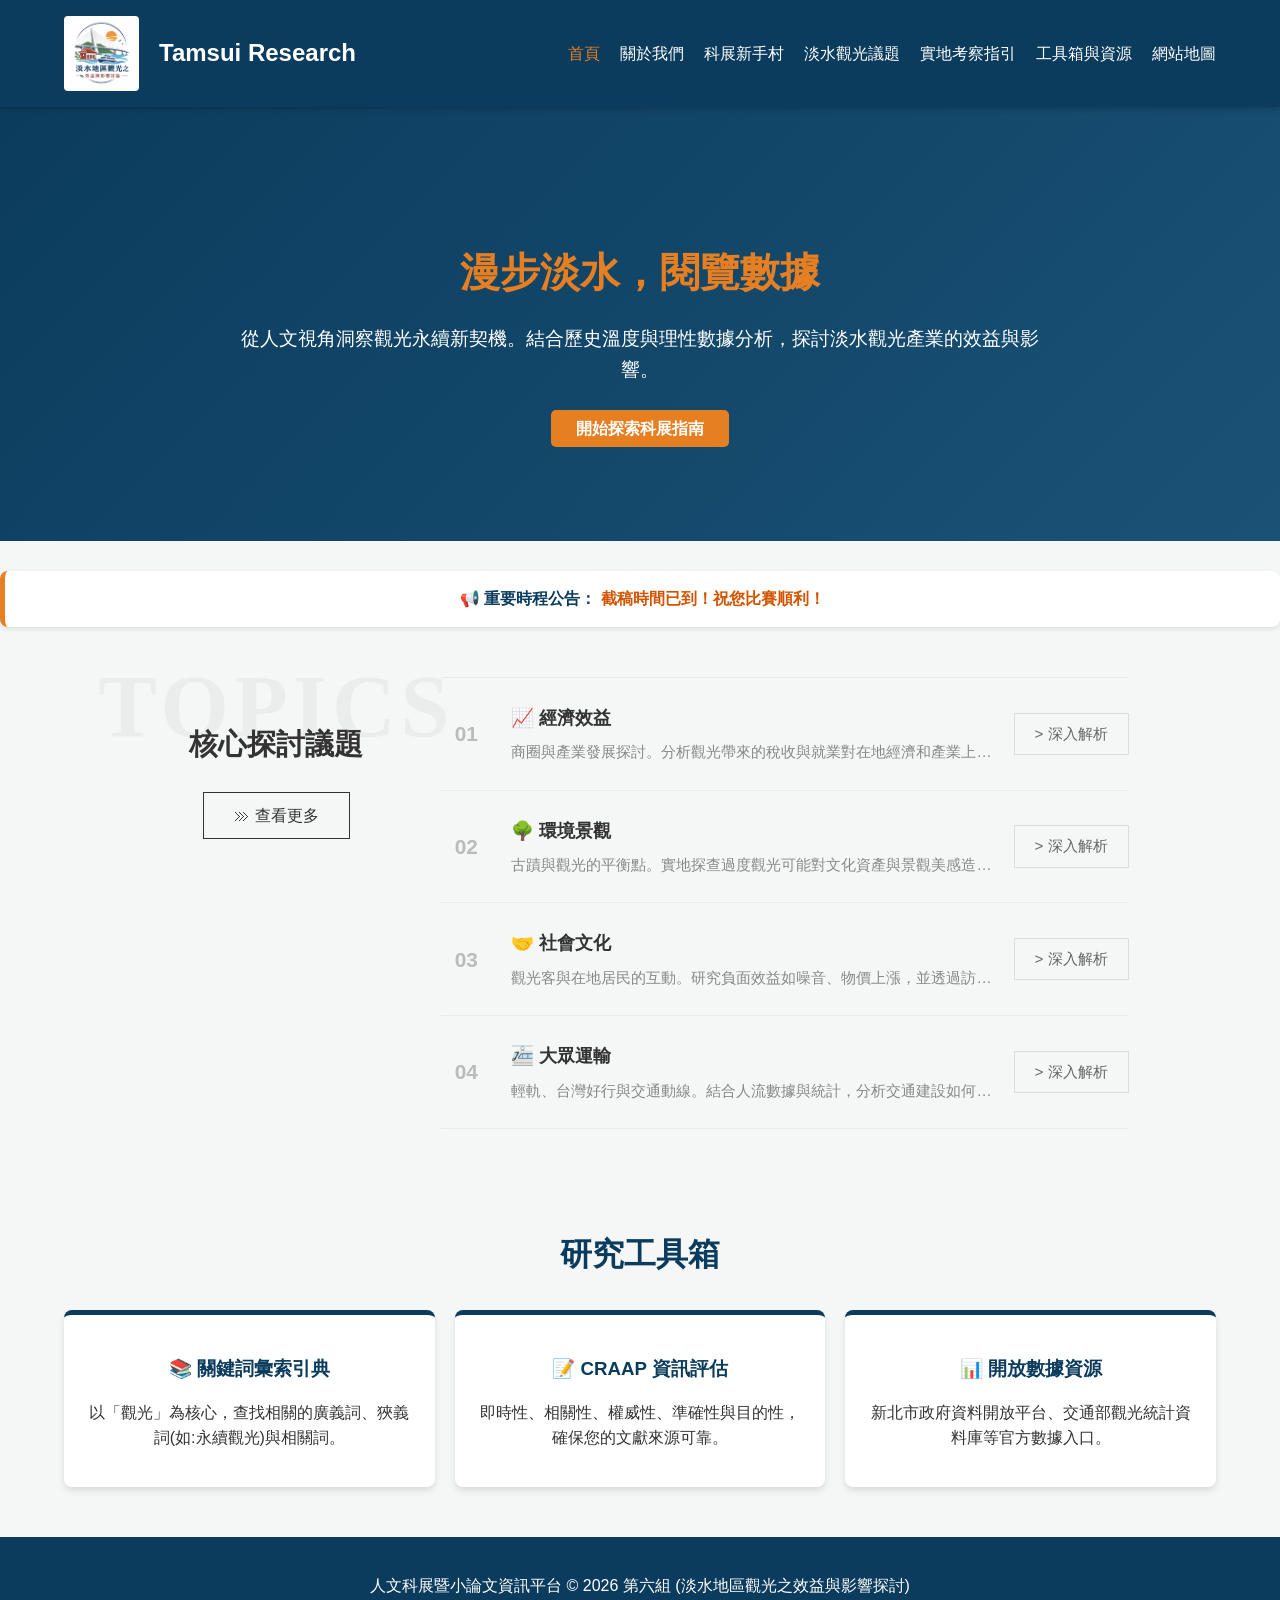
<file: index.html>
<!DOCTYPE html>
<html lang="zh-TW">
<head>
    <meta charset="UTF-8">
    <meta name="viewport" content="width=device-width, initial-scale=1.0">
    <title>人文科展暨小論文資訊平台 - 淡水地區觀光探討</title>
    <link rel="stylesheet" href="CSS/style.css">
</head>
<body>

    <header>
        <div class="logo">
        <a href="index.html">
            <img src="images/logo.jpg" alt="Tamsui Research Logo">
             Tamsui Research
        </a>
        </div>
        <nav>
            <ul>
                <li><a href="index.html" style="color: var(--twilight-orange);">首頁</a></li>
                <li><a href="about.html">關於我們</a></li>
                <li><a href="science-fair.html">科展新手村</a></li>
                <li><a href="tamsui-topic.html">淡水觀光議題</a></li>
                <li><a href="field-research.html">實地考察指引</a></li>
                <li><a href="resources.html">工具箱與資源</a></li>
                <li><a href="sitemap.html">網站地圖</a></li>
            </ul>
        </nav>
    </header>

    <section id="home" class="hero">
        <h1>漫步淡水，閱覽數據</h1>
        <p>從人文視角洞察觀光永續新契機。結合歷史溫度與理性數據分析，探討淡水觀光產業的效益與影響。</p>
        <a href="science-fair.html" class="btn">開始探索科展指南</a>
    </section>
    <div style="text-align: center; margin-top: 30px; background: #fff; padding: 15px; border-radius: 8px; box-shadow: 0 2px 5px rgba(0,0,0,0.1); border-left: 5px solid var(--twilight-orange);">
    <strong style="color: var(--harbor-blue);">📢 重要時程公告：</strong>
    <span id="countdown-timer" style="font-weight: bold; color: #d35400;">載入倒數計時中...</span>
</div>
   <section class="news-list-container">
        <div class="news-left">
            <div class="bg-text">TOPICS</div>
            <h2 class="news-title">核心探討議題</h2>
            <a href="tamsui-topic.html" class="news-more-btn">⋙ 查看更多</a>
        </div>

        <div class="news-right">
            <div class="news-item">
                <div class="news-meta">01</div>
                <div class="news-content">
                    <h3>📈 經濟效益</h3>
                    <p>商圈與產業發展探討。分析觀光帶來的稅收與就業對在地經濟和產業上的影響。</p>
                </div>
                <a href="tamsui-topic.html" class="news-btn">&gt; 深入解析</a>
            </div>
            
            <div class="news-item">
                <div class="news-meta">02</div>
                <div class="news-content">
                    <h3>🌳 環境景觀</h3>
                    <p>古蹟與觀光的平衡點。實地探查過度觀光可能對文化資產與景觀美感造成的損害。</p>
                </div>
                <a href="tamsui-topic.html" class="news-btn">&gt; 深入解析</a>
            </div>

            <div class="news-item">
                <div class="news-meta">03</div>
                <div class="news-content">
                    <h3>🤝 社會文化</h3>
                    <p>觀光客與在地居民的互動。研究負面效益如噪音、物價上漲，並透過訪談了解居民感受。</p>
                </div>
                <a href="tamsui-topic.html" class="news-btn">&gt; 深入解析</a>
            </div>

            <div class="news-item">
                <div class="news-meta">04</div>
                <div class="news-content">
                    <h3>🚈 大眾運輸</h3>
                    <p>輕軌、台灣好行與交通動線。結合人流數據與統計，分析交通建設如何改變觀光客足跡。</p>
                </div>
                <a href="tamsui-topic.html" class="news-btn">&gt; 深入解析</a>
            </div>
        </div>
    </section>

    <h2 class="section-title">研究工具箱</h2>
    <section class="topics" style="justify-content: center;">
        <div class="topic-card" style="border-top-color: var(--harbor-blue); text-align: center;">
            <h3>📚 關鍵詞彙索引典</h3>
            <p>以「觀光」為核心，查找相關的廣義詞、狹義詞(如:永續觀光)與相關詞。</p>
        </div>
        <div class="topic-card" style="border-top-color: var(--harbor-blue); text-align: center;">
            <h3>📝 CRAAP 資訊評估</h3>
            <p>即時性、相關性、權威性、準確性與目的性，確保您的文獻來源可靠。</p>
        </div>
        <div class="topic-card" style="border-top-color: var(--harbor-blue); text-align: center;">
            <h3>📊 開放數據資源</h3>
            <p>新北市政府資料開放平台、交通部觀光統計資料庫等官方數據入口。</p>
        </div>
    </section>

    <footer class="site-footer">
        <p>人文科展暨小論文資訊平台 © 2026 第六組 (淡水地區觀光之效益與影響探討)</p>
        <p style="font-size: 0.8rem; margin-top: 10px; opacity: 0.8;"></p>
    </footer>
    <script src="js/main.js"></script>
</body>
</html>
</file>
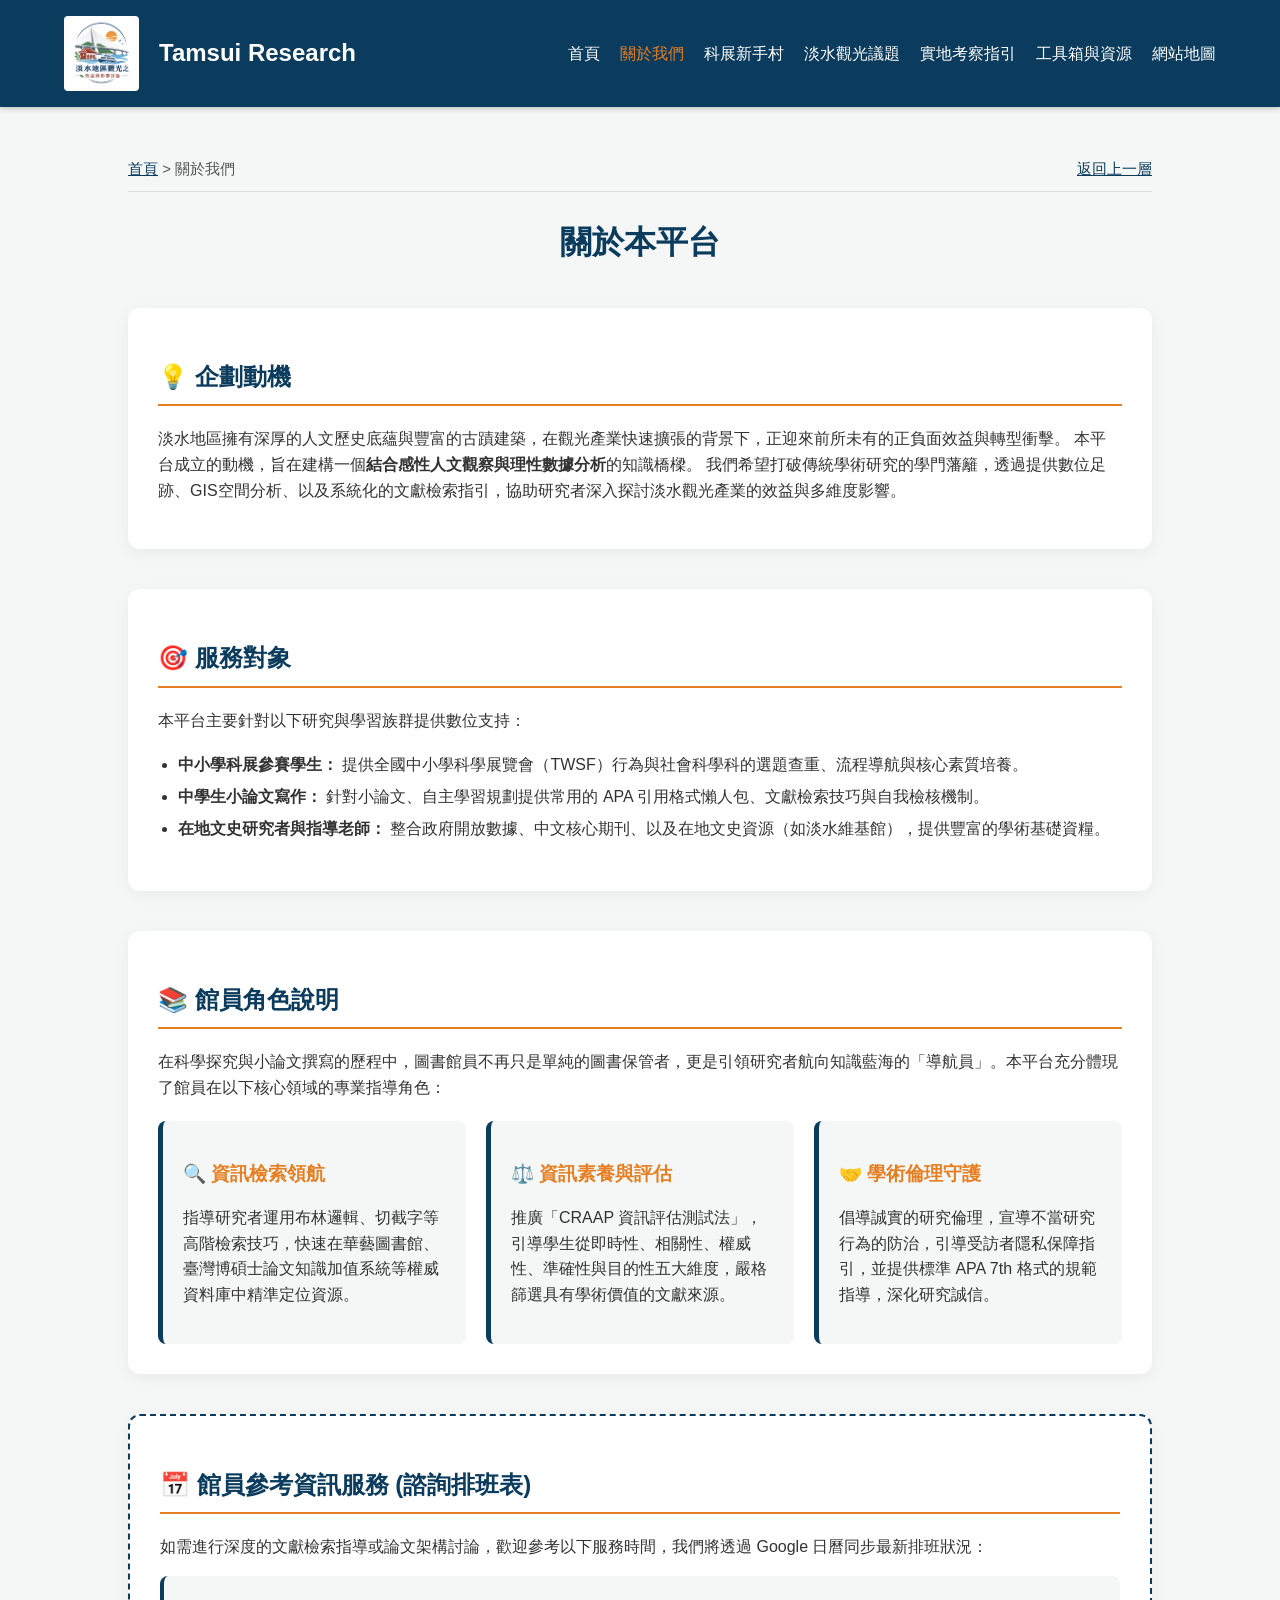
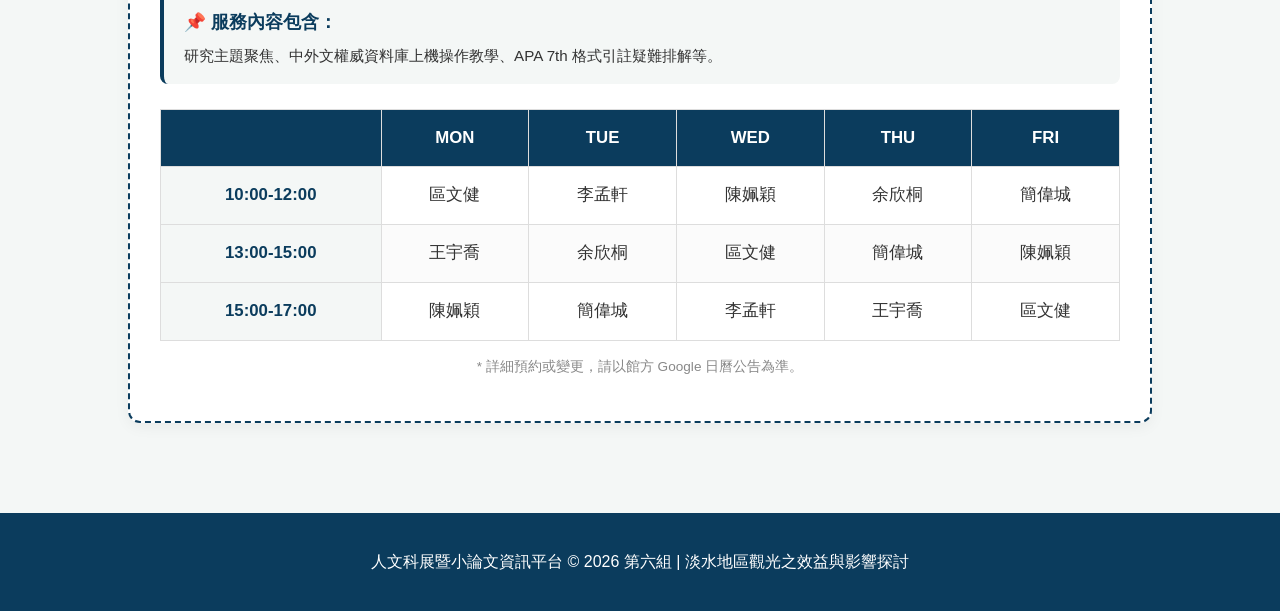
<file: about.html>
<!DOCTYPE html>
<html lang="zh-TW">
<head>
    <meta charset="UTF-8">
    <meta name="viewport" content="width=device-width, initial-scale=1.0">
    <title>關於我們 - 人文科展暨小論文資訊平台</title>
    <link rel="stylesheet" href="CSS/style.css">
  
</head>
<body>

    <header>
        <div class="logo">
            <a href="index.html">
                <img src="images/logo.jpg" alt="Tamsui Research Logo">
                Tamsui Research
            </a>
        </div>
        <nav>
            <ul>
                <li><a href="index.html">首頁</a></li>
                <li><a href="about.html" style="color: var(--twilight-orange);">關於我們</a></li>
                <li><a href="science-fair.html">科展新手村</a></li>
                <li><a href="tamsui-topic.html">淡水觀光議題</a></li>
                <li><a href="field-research.html">實地考察指引</a></li>
                <li><a href="resources.html">工具箱與資源</a></li>
                <li><a href="sitemap.html">網站地圖</a></li>
            </ul>
        </nav>
    </header>

    <main style="padding: 50px 10%; background-color: var(--bg-light);">
        
        <div class="breadcrumb-nav">
            <div>
                <a href="index.html">首頁</a> > 關於我們
            </div>
            <div>
                <a href="javascript:history.back()">返回上一層</a>
            </div>
        </div>

        <h1 style="color: var(--harbor-blue); text-align: center; margin-bottom: 40px;">關於本平台</h1>

        <section class="about-section">
            <h2>💡 企劃動機</h2>
            <p>
                淡水地區擁有深厚的人文歷史底蘊與豐富的古蹟建築，在觀光產業快速擴張的背景下，正迎來前所未有的正負面效益與轉型衝擊。
                本平台成立的動機，旨在建構一個<b>結合感性人文觀察與理性數據分析</b>的知識橋樑。
                我們希望打破傳統學術研究的學門藩籬，透過提供數位足跡、GIS空間分析、以及系統化的文獻檢索指引，協助研究者深入探討淡水觀光產業的效益與多維度影響。
            </p>
        </section>

        <section class="about-section">
            <h2>🎯 服務對象</h2>
            <p>本平台主要針對以下研究與學習族群提供數位支持：</p>
            <ul style="padding-left: 20px; line-height: 2; margin-top: 10px;">
                <li><b>中小學科展參賽學生：</b> 提供全國中小學科學展覽會（TWSF）行為與社會科學科的選題查重、流程導航與核心素質培養。</li>
                <li><b>中學生小論文寫作：</b> 針對小論文、自主學習規劃提供常用的 APA 引用格式懶人包、文獻檢索技巧與自我檢核機制。</li>
                <li><b>在地文史研究者與指導老師：</b> 整合政府開放數據、中文核心期刊、以及在地文史資源（如淡水維基館），提供豐富的學術基礎資糧。</li>
            </ul>
        </section>

        <section class="about-section">
            <h2>📚 館員角色說明</h2>
            <p>在科學探究與小論文撰寫的歷程中，圖書館員不再只是單純的圖書保管者，更是引領研究者航向知識藍海的「導航員」。本平台充分體現了館員在以下核心領域的專業指導角色：</p>
            
            <div class="role-grid">
                <div class="role-card">
                    <h3>🔍 資訊檢索領航</h3>
                    <p>指導研究者運用布林邏輯、切截字等高階檢索技巧，快速在華藝圖書館、臺灣博碩士論文知識加值系統等權威資料庫中精準定位資源。</p>
                </div>
                <div class="role-card">
                    <h3>⚖️ 資訊素養與評估</h3>
                    <p>推廣「CRAAP 資訊評估測試法」，引導學生從即時性、相關性、權威性、準確性與目的性五大維度，嚴格篩選具有學術價值的文獻來源。</p>
                </div>
                <div class="role-card">
                    <h3>🤝 學術倫理守護</h3>
                    <p>倡導誠實的研究倫理，宣導不當研究行為的防治，引導受訪者隱私保障指引，並提供標準 APA 7th 格式的規範指導，深化研究誠信。</p>
                </div>
            </div>
        </section>

        <section class="about-section" style="margin-top: 40px; border: 2px dashed var(--harbor-blue);">
            <h2>📅 館員參考資訊服務 (諮詢排班表)</h2>
            <p>如需進行深度的文獻檢索指導或論文架構討論，歡迎參考以下服務時間，我們將透過 Google 日曆同步最新排班狀況：</p>
            
            <div style="background: var(--bg-light); padding: 15px 20px; border-radius: 8px; border-left: 4px solid var(--harbor-blue); margin-bottom: 25px;">
                <h3 style="color: var(--harbor-blue); margin-bottom: 8px; font-size: 1.1rem;">📌 服務內容包含：</h3>
                <p style="margin: 0; color: var(--text-dark); font-size: 0.95rem;">研究主題聚焦、中外文權威資料庫上機操作教學、APA 7th 格式引註疑難排解等。</p>
            </div>

            <div style="overflow-x: auto;">
                <table style="width: 100%; border-collapse: collapse; text-align: center; font-size: 1.05rem; background-color: #ffffff; color: var(--text-dark);">
                    <tr style="background: var(--harbor-blue); color: var(--text-light);">
                        <th style="padding: 15px; border: 1px solid #dddddd;"></th>
                        <th style="padding: 15px; border: 1px solid #dddddd; font-weight: bold;">MON</th>
                        <th style="padding: 15px; border: 1px solid #dddddd; font-weight: bold;">TUE</th>
                        <th style="padding: 15px; border: 1px solid #dddddd; font-weight: bold;">WED</th>
                        <th style="padding: 15px; border: 1px solid #dddddd; font-weight: bold;">THU</th>
                        <th style="padding: 15px; border: 1px solid #dddddd; font-weight: bold;">FRI</th>
                    </tr>
                    <tr>
                        <td style="padding: 15px; border: 1px solid #dddddd; font-weight: bold; background: var(--bg-light); color: var(--harbor-blue);">10:00-12:00</td>
                        <td style="padding: 15px; border: 1px solid #dddddd;">區文健</td>
                        <td style="padding: 15px; border: 1px solid #dddddd;">李孟軒</td>
                        <td style="padding: 15px; border: 1px solid #dddddd;">陳姵穎</td>
                        <td style="padding: 15px; border: 1px solid #dddddd;">余欣桐</td>
                        <td style="padding: 15px; border: 1px solid #dddddd;">簡偉城</td>
                    </tr>
                    <tr style="background: #fbfbfb;">
                        <td style="padding: 15px; border: 1px solid #dddddd; font-weight: bold; background: var(--bg-light); color: var(--harbor-blue);">13:00-15:00</td>
                        <td style="padding: 15px; border: 1px solid #dddddd;">王宇喬</td>
                        <td style="padding: 15px; border: 1px solid #dddddd;">余欣桐</td>
                        <td style="padding: 15px; border: 1px solid #dddddd;">區文健</td>
                        <td style="padding: 15px; border: 1px solid #dddddd;">簡偉城</td>
                        <td style="padding: 15px; border: 1px solid #dddddd;">陳姵穎</td>
                    </tr>
                    <tr>
                        <td style="padding: 15px; border: 1px solid #dddddd; font-weight: bold; background: var(--bg-light); color: var(--harbor-blue);">15:00-17:00</td>
                        <td style="padding: 15px; border: 1px solid #dddddd;">陳姵穎</td>
                        <td style="padding: 15px; border: 1px solid #dddddd;">簡偉城</td>
                        <td style="padding: 15px; border: 1px solid #dddddd;">李孟軒</td>
                        <td style="padding: 15px; border: 1px solid #dddddd;">王宇喬</td>
                        <td style="padding: 15px; border: 1px solid #dddddd;">區文健</td>
                    </tr>
                </table>
                <p style="text-align: center; font-size: 0.85rem; color: #888; margin-top: 15px;">* 詳細預約或變更，請以館方 Google 日曆公告為準。</p>
            </div>
        </section>
    </main>

    <footer class="site-footer">
        <p>人文科展暨小論文資訊平台 © 2026 第六組 | 淡水地區觀光之效益與影響探討</p>
    </footer>

    <script src="js/main.js"></script>
</body>
</html>
</file>
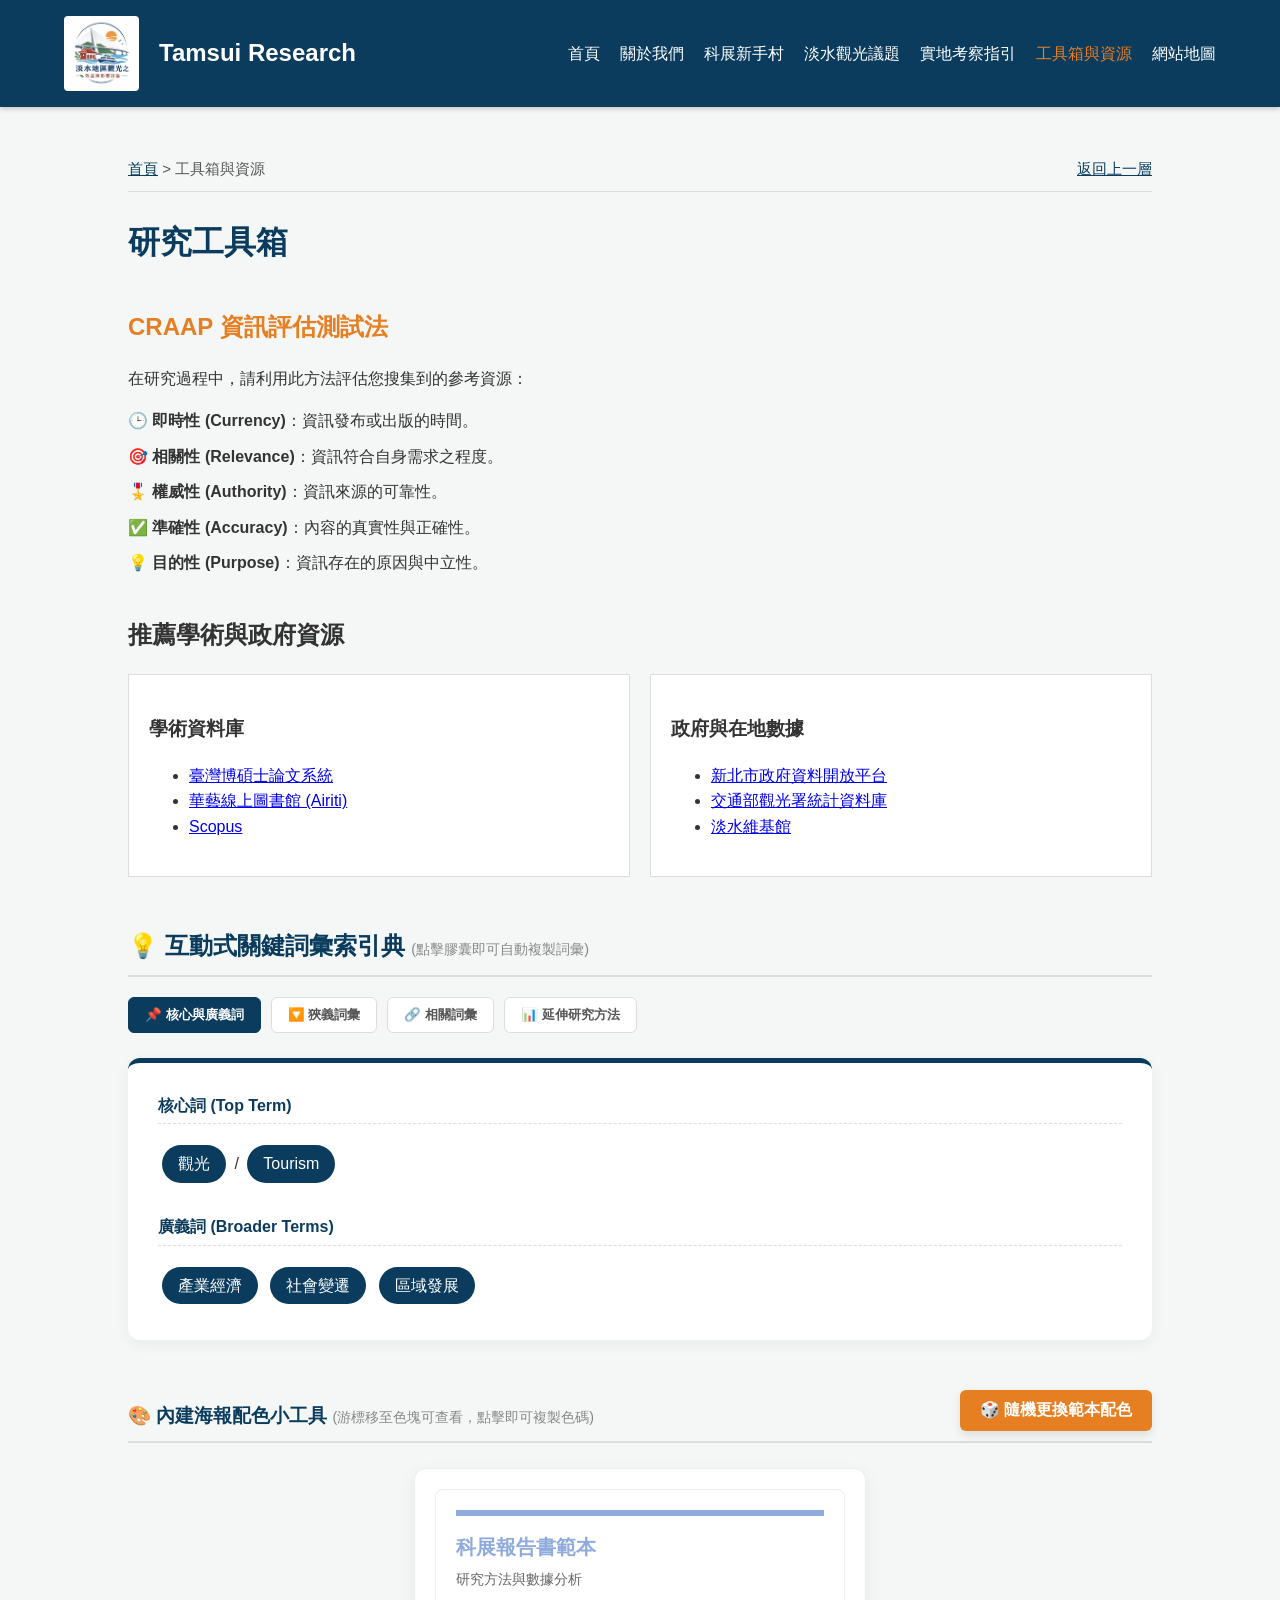
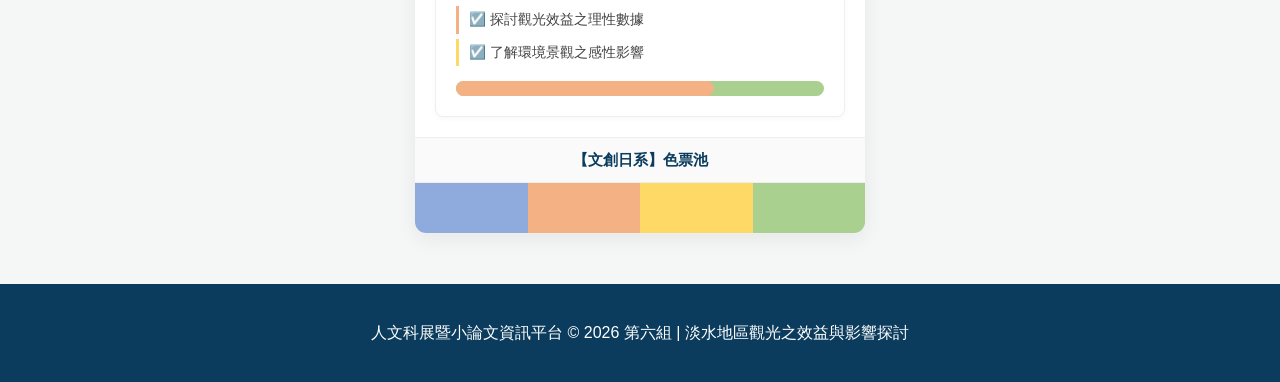
<file: resources.html>
<!DOCTYPE html>
<html lang="zh-TW">
<head>
    <meta charset="UTF-8">
    <title>工具箱與資源 - 人文科展暨小論文資訊平台</title>
    <link rel="stylesheet" href="CSS/style.css">
    <style>
    .keyword-tag { display: inline-block; background: var(--harbor-blue); color: white; padding: 6px 16px; border-radius: 20px; margin: 6px 4px; cursor: pointer; }
    .keyword-tag:hover { background: var(--twilight-orange); }
    .thesaurus-panel { display: none; }
    .thesaurus-panel.active { display: block; }
    .thesaurus-tab-btn.active { background: var(--harbor-blue); color: white; }
</style>
</head>
<body>
    <header>
        <div class="logo">
            <a href="index.html">
                <img src="images/logo.jpg" alt="Tamsui Research Logo">
                Tamsui Research
            </a>
        </div>
        <nav>
            <ul>
                <li><a href="index.html">首頁</a></li>
                <li><a href="about.html">關於我們</a></li>
                <li><a href="science-fair.html">科展新手村</a></li>
                <li><a href="tamsui-topic.html">淡水觀光議題</a></li>
                <li><a href="field-research.html">實地考察指引</a></li>
                <li><a href="resources.html" style="color: var(--twilight-orange);">工具箱與資源</a></li>
                <li><a href="sitemap.html">網站地圖</a></li>
            </ul>
        </nav>
    </header>

    <main style="padding: 50px 10%; background-color: var(--bg-light);">
        <div class="breadcrumb-nav">
        <div>
            <a href="index.html">首頁</a> > 工具箱與資源
        </div>
        <div>
            <a href="javascript:history.back()">返回上一層</a>
        </div>
    </div>

        <h1 style="color: var(--harbor-blue);">研究工具箱</h1>
        
        <section style="margin: 40px 0;">
            <h2 style="color: var(--twilight-orange);">CRAAP 資訊評估測試法</h2>
            <p>在研究過程中，請利用此方法評估您搜集到的參考資源：</p>
            <ul style="list-style: none; padding: 0;">
                <li style="margin-bottom: 10px;">🕒 <strong>即時性 (Currency)</strong>：資訊發布或出版的時間。</li>
                <li style="margin-bottom: 10px;">🎯 <strong>相關性 (Relevance)</strong>：資訊符合自身需求之程度。</li>
                <li style="margin-bottom: 10px;">🎖️ <strong>權威性 (Authority)</strong>：資訊來源的可靠性。</li>
                <li style="margin-bottom: 10px;">✅ <strong>準確性 (Accuracy)</strong>：內容的真實性與正確性。</li>
                <li style="margin-bottom: 10px;">💡 <strong>目的性 (Purpose)</strong>：資訊存在的原因與中立性。</li>
            </ul>
        </section>

        <section>
            <h2>推薦學術與政府資源</h2>
            <div style="display: grid; grid-template-columns: 1fr 1fr; gap: 20px;">
                <div style="background: white; border: 1px solid #ddd; padding: 20px;">
                    <h3>學術資料庫</h3>
                    <ul>
                        <li><a href="#">臺灣博碩士論文系統</a></li>
                        <li><a href="#">華藝線上圖書館 (Airiti)</a></li>
                        <li><a href="#">Scopus</a></li>
                    </ul>
                </div>
                
                <div style="background: white; border: 1px solid #ddd; padding: 20px;">
                    <h3>政府與在地數據</h3>
                    <ul>
                        <li><a href="#">新北市政府資料開放平台</a></li>
                        <li><a href="#">交通部觀光署統計資料庫</a></li>
                        <li><a href="#">淡水維基館</a></li>
                    </ul>
                </div>
            </div>
        </section>

<section id="thesaurus-section" style="margin-top: 50px;">
            <h2 style="color: var(--harbor-blue); border-bottom: 2px solid #ddd; padding-bottom: 10px; margin-bottom: 20px;">💡 互動式關鍵詞彙索引典 <span style="font-size: 0.9rem; color: #888; font-weight: normal;">(點擊膠囊即可自動複製詞彙)</span></h2>
            
            <div class="thesaurus-tabs" style="display: flex; gap: 10px; flex-wrap: wrap; margin-bottom: 25px;">
                <button class="thesaurus-tab-btn active" onclick="switchThesaurus(event, 'thesaurus-core')" style="background: var(--harbor-blue); color: white; border: 1px solid var(--harbor-blue); padding: 8px 16px; border-radius: 6px; cursor: pointer; font-weight: bold; transition: all 0.2s;">📌 核心與廣義詞</button>
                <button class="thesaurus-tab-btn" onclick="switchThesaurus(event, 'thesaurus-narrow')" style="background: white; color: #555; border: 1px solid #ddd; padding: 8px 16px; border-radius: 6px; cursor: pointer; font-weight: bold; transition: all 0.2s;">🔽 狹義詞彙</button>
                <button class="thesaurus-tab-btn" onclick="switchThesaurus(event, 'thesaurus-related')" style="background: white; color: #555; border: 1px solid #ddd; padding: 8px 16px; border-radius: 6px; cursor: pointer; font-weight: bold; transition: all 0.2s;">🔗 相關詞彙</button>
                <button class="thesaurus-tab-btn" onclick="switchThesaurus(event, 'thesaurus-method')" style="background: white; color: #555; border: 1px solid #ddd; padding: 8px 16px; border-radius: 6px; cursor: pointer; font-weight: bold; transition: all 0.2s;">📊 延伸研究方法</button>
            </div>

            <div class="thesaurus-container" style="background: white; padding: 30px; border-radius: 12px; box-shadow: 0 4px 15px rgba(0,0,0,0.05); border-top: 5px solid var(--harbor-blue);">
                
                <div id="thesaurus-core" class="thesaurus-panel active" style="display: block;">
                    <h4 style="color: var(--harbor-blue); margin-top: 0; margin-bottom: 15px; border-bottom: 1px dashed #ddd; padding-bottom: 5px;">核心詞 (Top Term)</h4>
                    <div style="margin-bottom: 25px;">
                        <span class="keyword-tag">觀光</span> / <span class="keyword-tag">Tourism</span>
                    </div>
                    <h4 style="color: var(--harbor-blue); margin-bottom: 15px; border-bottom: 1px dashed #ddd; padding-bottom: 5px;">廣義詞 (Broader Terms)</h4>
                    <div>
                        <span class="keyword-tag">產業經濟</span>
                        <span class="keyword-tag">社會變遷</span>
                        <span class="keyword-tag">區域發展</span>
                    </div>
                </div>

                <div id="thesaurus-narrow" class="thesaurus-panel" style="display: none;">
                    <h4 style="color: var(--harbor-blue); margin-top: 0; margin-bottom: 15px; border-bottom: 1px dashed #ddd; padding-bottom: 5px;">觀光型態</h4>
                    <div style="margin-bottom: 25px;">
                        <span class="keyword-tag">文化觀光</span>
                        <span class="keyword-tag">永續觀光</span>
                        <span class="keyword-tag">生態旅遊</span>
                    </div>
                    <h4 style="color: var(--harbor-blue); margin-bottom: 15px; border-bottom: 1px dashed #ddd; padding-bottom: 5px;">觀光影響</h4>
                    <div>
                        <span class="keyword-tag">過度觀光</span> / <span class="keyword-tag">Overtourism</span>
                    </div>
                </div>

                <div id="thesaurus-related" class="thesaurus-panel" style="display: none;">
                    <h4 style="color: var(--harbor-blue); margin-top: 0; margin-bottom: 15px; border-bottom: 1px dashed #ddd; padding-bottom: 5px;">社會與空間感受</h4>
                    <div style="margin-bottom: 25px;">
                        <span class="keyword-tag">地方感</span> / <span class="keyword-tag">Sense of Place</span>
                        <span class="keyword-tag">承載量</span> / <span class="keyword-tag">Carrying Capacity</span>
                    </div>
                    <h4 style="color: var(--harbor-blue); margin-bottom: 15px; border-bottom: 1px dashed #ddd; padding-bottom: 5px;">產業趨勢</h4>
                    <div>
                        <span class="keyword-tag">數位轉型</span>
                        <span class="keyword-tag">智慧觀光</span>
                    </div>
                </div>

                <div id="thesaurus-method" class="thesaurus-panel" style="display: none;">
                    <h4 style="color: var(--harbor-blue); margin-top: 0; margin-bottom: 15px; border-bottom: 1px dashed #ddd; padding-bottom: 5px;">分析維度</h4>
                    <div style="margin-bottom: 25px;">
                        <span class="keyword-tag">空間異質性</span>
                        <span class="keyword-tag">時空影響</span>
                        <span class="keyword-tag">經濟效益</span>
                    </div>
                    <h4 style="color: var(--harbor-blue); margin-bottom: 15px; border-bottom: 1px dashed #ddd; padding-bottom: 5px;">研究工具</h4>
                    <div>
                        <span class="keyword-tag">GIS空間分析</span>
                        <span class="keyword-tag">質性訪談</span>
                        <span class="keyword-tag">田野調查</span>
                    </div>
                </div>
            </div>
        </section>

        <script>
            // 處理標籤切換
            function switchThesaurus(event, categoryId) {
                // 隱藏所有面板
                const panels = document.querySelectorAll('.thesaurus-panel');
                panels.forEach(panel => panel.style.display = 'none');

                // 重置所有按鈕樣式
                const buttons = document.querySelectorAll('.thesaurus-tab-btn');
                buttons.forEach(btn => {
                    btn.style.background = 'white';
                    btn.style.color = '#555';
                    btn.style.borderColor = '#ddd';
                });

                // 顯示目標面板
                document.getElementById(categoryId).style.display = 'block';

                // 設定點擊按鈕為 Active 狀態 (海港藍)
                event.currentTarget.style.background = 'var(--harbor-blue)';
                event.currentTarget.style.color = 'white';
                event.currentTarget.style.borderColor = 'var(--harbor-blue)';
            }

            // 處理點擊膠囊複製文字
            document.addEventListener("DOMContentLoaded", () => {
                const tags = document.querySelectorAll('.keyword-tag');
                tags.forEach(tag => {
                    tag.addEventListener('click', function() {
                        const textToCopy = this.innerText;
                        navigator.clipboard.writeText(textToCopy).then(() => {
                            const originalText = this.innerText;
                            // 變化樣式：變成暮光橘色並顯示「已複製」
                            this.style.background = "var(--twilight-orange)";
                            this.innerText = "✅ 已複製";
                            // 1秒後恢復原狀
                            setTimeout(() => {
                                this.style.background = ""; // 恢復 CSS 中定義的 var(--harbor-blue)
                                this.innerText = originalText;
                            }, 1000);
                        }).catch(err => console.error('複製失敗: ', err));
                    });
                });
            });
        </script>

        <div id="color-tool-section" style="margin-top: 50px;">
            <div style="display: flex; justify-content: space-between; align-items: flex-end; border-bottom: 2px solid #ddd; padding-bottom: 10px; margin-bottom: 25px; flex-wrap: wrap; gap: 10px;">
                <h3 style="color: var(--harbor-blue); margin: 0;">🎨 內建海報配色小工具 <span style="font-size: 0.9rem; color: #888; font-weight: normal;">(游標移至色塊可查看，點擊即可複製色碼)</span></h3>
                <button onclick="generateRandomPalettes()" style="background: var(--twilight-orange); color: white; border: none; padding: 10px 20px; border-radius: 6px; cursor: pointer; font-weight: bold; transition: background 0.2s; font-size: 1rem; box-shadow: 0 4px 10px rgba(0,0,0,0.1); display: flex; align-items: center; gap: 8px;">
                    🎲 隨機更換範本配色
                </button>
            </div>
            
            <div id="palette-grid" style="display: flex; justify-content: center; align-items: center; min-height: 250px;">
            </div>
        </div>

        <script>
            // 預設 12 組具有「淡水、人文、自然」意象的質感配色池
            const colorPool = [
                { name: "海港暮光", colors: ["#1A365D", "#2B6CB0", "#ED8936", "#FBD38D"] },
                { name: "紅毛城古磚", colors: ["#7B2D26", "#C05640", "#EDD4B2", "#4A5D23"] },
                { name: "淡水河畔", colors: ["#2C7A7B", "#4FD1C5", "#B2F5EA", "#F7FAFC"] },
                { name: "觀音夕照", colors: ["#97266D", "#D53F8C", "#FBB6CE", "#FEFCBF"] },
                { name: "老街記憶", colors: ["#5C4033", "#8B5A2B", "#CD853F", "#F5DEB3"] },
                { name: "文創日系", colors: ["#8FAADC", "#F4B183", "#FFD966", "#A9D08E"] },
                { name: "馬偕靜謐", colors: ["#2C3E50", "#BDC3C7", "#E0E0E0", "#E74C3C"] },
                { name: "夏日渡船", colors: ["#00A8CC", "#142850", "#27496D", "#DAE1E7"] },
                { name: "滬尾砲台", colors: ["#4A4E69", "#9A8C98", "#C9ADA7", "#F2E9E4"] },
                { name: "沙崙海灘", colors: ["#E2D1C3", "#F5EBE6", "#83A4D4", "#B6FBFF"] },
                { name: "復古相片", colors: ["#3E363F", "#DD403A", "#D6D5C9", "#B9A44C"] },
                { name: "青翠山林", colors: ["#2D4A22", "#5A7247", "#D1D6A8", "#FDFCF0"] }
            ];

            // 判斷顏色深淺以決定文字顏色 (黑/白)
            function getContrastColor(hex) {
                if (!hex) return 'black';
                hex = hex.replace('#', '');
                const r = parseInt(hex.substr(0, 2), 16);
                const g = parseInt(hex.substr(2, 2), 16);
                const b = parseInt(hex.substr(4, 2), 16);
                const yiq = ((r * 299) + (g * 587) + (b * 114)) / 1000;
                return (yiq >= 128) ? '#333' : '#fff';
            }

            // 根據顏色與隨機抽中的 index 生成不同的設計範本 HTML
            function getCardTemplateHTML(palette, templateIndex) {
                const c = palette.colors;
                const domColor = c[0]; // 主色
                const accentColor1 = c[1] || c[0]; // 配色1
                const accentColor2 = c[2] || c[1]; // 配色2
                const bgColor = c[3] || '#f9f9f9'; // 背景色

                let cardContent = '';

                if (templateIndex === 0) {
                    // 範本 1: 旅遊海報 (TRAVEL VLOG 風格)
                    cardContent = `
                        <div style="background: ${bgColor}; border: 2px solid ${domColor}; border-radius: 8px; overflow: hidden; font-family: 'Times New Roman', serif;">
                            <div style="background: ${domColor}; color: ${getContrastColor(domColor)}; padding: 15px; text-align: center;">
                                <span style="font-size: 0.8rem; letter-spacing: 2px; opacity: 0.8;">TAMSUI | TAIWAN</span>
                                <h3 style="margin: 5px 0 0 0; font-size: 1.4rem; font-weight: bold;">旅遊海報範本</h3>
                            </div>
                            <div style="padding: 20px; color: ${getContrastColor(bgColor)};">
                                <div style="display: flex; gap: 10px; margin-bottom: 15px;">
                                    <div style="flex: 1; height: 60px; background: ${accentColor1}; border-radius: 4px;"></div>
                                    <div style="flex: 1; height: 60px; background: ${accentColor2}; border-radius: 4px;"></div>
                                </div>
                                <p style="margin: 0; font-size: 0.9rem; line-height: 1.6;">淡水老街、金色水岸、觀音夕照...</p>
                            </div>
                        </div>
                    `;
                } else if (templateIndex === 1) {
                    // 範本 2: 科展說明板 (Document/Report 風格)
                    cardContent = `
                        <div style="background: white; border: 1px solid #eee; border-radius: 8px; padding: 20px; box-shadow: 0 2px 5px rgba(0,0,0,0.03);">
                            <div style="border-top: 6px solid ${domColor}; padding-top: 15px; margin-bottom: 15px;">
                                <h3 style="margin: 0; color: ${domColor}; font-size: 1.25rem;">科展報告書範本</h3>
                                <p style="margin: 5px 0 0 0; color: #666; font-size: 0.9rem;">研究方法與數據分析</p>
                            </div>
                            <ul style="list-style-type: none; padding: 0; margin: 0 0 15px 0; color: #444; font-size: 0.85rem; line-height: 2;">
                                <li style="border-left: 3px solid ${accentColor1}; padding-left: 10px; margin-bottom: 5px;">☑️ 探討觀光效益之理性數據</li>
                                <li style="border-left: 3px solid ${accentColor2}; padding-left: 10px;">☑️ 了解環境景觀之感性影響</li>
                            </ul>
                            <div style="height: 15px; background: ${bgColor}; border-radius: 20px; position: relative;">
                                <div style="position: absolute; left: 0; top: 0; height: 100%; width: 70%; background: ${accentColor1}; border-radius: 20px;"></div>
                            </div>
                        </div>
                    `;
                } else if (templateIndex === 2) {
                    // 範本 3: 人文地圖 (Cultural Map 風格)
                    cardContent = `
                        <div style="background: ${bgColor}; color: #333; border-radius: 8px; border-left: 8px solid ${accentColor1}; padding: 20px; display: flex; gap: 15px; align-items: center;">
                            <div style="flex: 0 0 70px; height: 70px; background: white; border: 4px solid ${domColor}; border-radius: 50%; display: flex; align-items: center; justify-content: center; color: ${domColor}; font-size: 2rem;">🗺️</div>
                            <div style="flex: 1;">
                                <h3 style="margin: 0; color: ${domColor}; font-size: 1.2rem;">人文地圖設計</h3>
                                <p style="margin: 5px 0 0 0; color: #555; font-size: 0.85rem; line-height: 1.5;">標記紅毛城、砲台、馬偕靜謐等地點。</p>
                                <div style="display: flex; gap: 5px; margin-top: 10px;">
                                    <span style="display: inline-block; width: 30px; height: 5px; background: ${domColor}; border-radius: 2px;"></span>
                                    <span style="display: inline-block; width: 60px; height: 5px; background: ${accentColor2}; border-radius: 2px;"></span>
                                </div>
                            </div>
                        </div>
                    `;
                } else {
                    // 範本 4: 簡報頁面 (Tech/Presentation 風格)
                    cardContent = `
                        <div style="background: #2c3e50; color: white; border-radius: 8px; padding: 20px; font-family: sans-serif; position: relative; overflow: hidden;">
                            <div style="position: absolute; top: -20px; right: -20px; width: 80px; height: 80px; background: ${domColor}; border-radius: 50%; opacity: 0.6;"></div>
                            <div style="position: absolute; bottom: 10px; right: 40px; width: 30px; height: 30px; background: ${accentColor2}; border-radius: 50%; opacity: 0.8;"></div>
                            <span style="background: ${accentColor1}; color: ${getContrastColor(accentColor1)}; padding: 3px 8px; border-radius: 4px; font-size: 0.7rem; font-weight: bold; letter-spacing: 1px;">PRESENTATION</span>
                            <h3 style="margin: 10px 0 0 0; font-size: 1.3rem;">簡報頁面範本</h3>
                            <p style="margin: 8px 0 0 0; color: #ccc; font-size: 0.85rem;">動機與目的 Motivation</p>
                        </div>
                    `;
                }

                // 【修改】加入 width: 100%; max-width: 450px; 限制單張卡片的寬度，保持版面優雅
                return `
                    <div style="width: 100%; max-width: 450px; background: white; border-radius: 12px; box-shadow: 0 6px 20px rgba(0,0,0,0.06); overflow: hidden; border: 1px solid #eee; display: flex; flex-direction: column; transition: transform 0.2s; cursor: default;" onmouseover="this.style.transform='translateY(-3px)'" onmouseout="this.style.transform='translateY(0)'">
                        <div style="padding: 20px; flex: 1;">
                            ${cardContent}
                        </div>
                        
                        <div style="background: #fafafa; border-top: 1px solid #eee;">
                            <p style="margin: 0; padding: 10px 15px; color: var(--harbor-blue); font-size: 0.95rem; text-align: center; font-weight: bold; border-bottom: 1px solid #eee;">【${palette.name}】色票池</p>
                            <div style="display: flex; height: 50px;">
                                ${c.map(hex => `
                                    <div class="color-block" style="flex: 1; background-color: ${hex}; cursor: pointer; display: flex; justify-content: center; align-items: center; position: relative; transition: flex 0.2s;" onmouseover="this.style.flex='1.5'" onmouseout="this.style.flex='1'" onclick="copyColorToClipboard('${hex}', this)">
                                        <span class="hex-text" style="color: white; text-shadow: 0px 1px 4px rgba(0,0,0,0.8); font-size: 0.85rem; font-family: monospace; font-weight: bold; opacity: 0; transition: opacity 0.2s; pointer-events: none;">${hex}</span>
                                    </div>
                                `).join('')}
                            </div>
                        </div>
                    </div>
                `;
            }

            // 【修改】每次只生成 1 組隨機範本
            function generateRandomPalettes() {
                // 將配色池隨機打亂，並取出第 1 組
                const shuffled = [...colorPool].sort(() => 0.5 - Math.random());
                const selectedPalette = shuffled[0];
                
                // 隨機決定 4 種排版範本中的其中 1 種 (產生 0, 1, 2, 3 的隨機數)
                const randomTemplateStyle = Math.floor(Math.random() * 4);

                const grid = document.getElementById('palette-grid');
                // 直接將這 1 張卡片插入網格容器中
                grid.innerHTML = getCardTemplateHTML(selectedPalette, randomTemplateStyle);
            }

            // 點擊事件：寫入剪貼簿 (複製色碼)
            function copyColorToClipboard(hex, element) {
                navigator.clipboard.writeText(hex).then(() => {
                    const hexText = element.querySelector('.hex-text');
                    const oldHex = hexText.innerText;
                    hexText.innerText = "已複製!";
                    hexText.style.opacity = "1";
                    
                    // 1.5秒後恢復原狀
                    setTimeout(() => {
                        hexText.innerText = oldHex;
                        if (!element.matches(':hover')) {
                            hexText.style.opacity = "0";
                        }
                    }, 1500);

                }).catch(err => {
                    console.error('複製失敗: ', err);
                });
            }

            // 添加專屬 CSS 到 head (處理 hover 效果)
            const style = document.createElement('style');
            style.textContent = `
                .color-block:hover .hex-text {
                    opacity: 1 !important;
                }
            `;
            document.head.appendChild(style);

            // 確保網頁一載入完成就先自動生成 1 組範本
            document.addEventListener("DOMContentLoaded", generateRandomPalettes);
        </script>
    </main>

    <footer class="site-footer">
        <p>人文科展暨小論文資訊平台 © 2026 第六組 | 淡水地區觀光之效益與影響探討</p>
    </footer>

    <script src="js/main.js"></script>
</body>
</html>
</file>
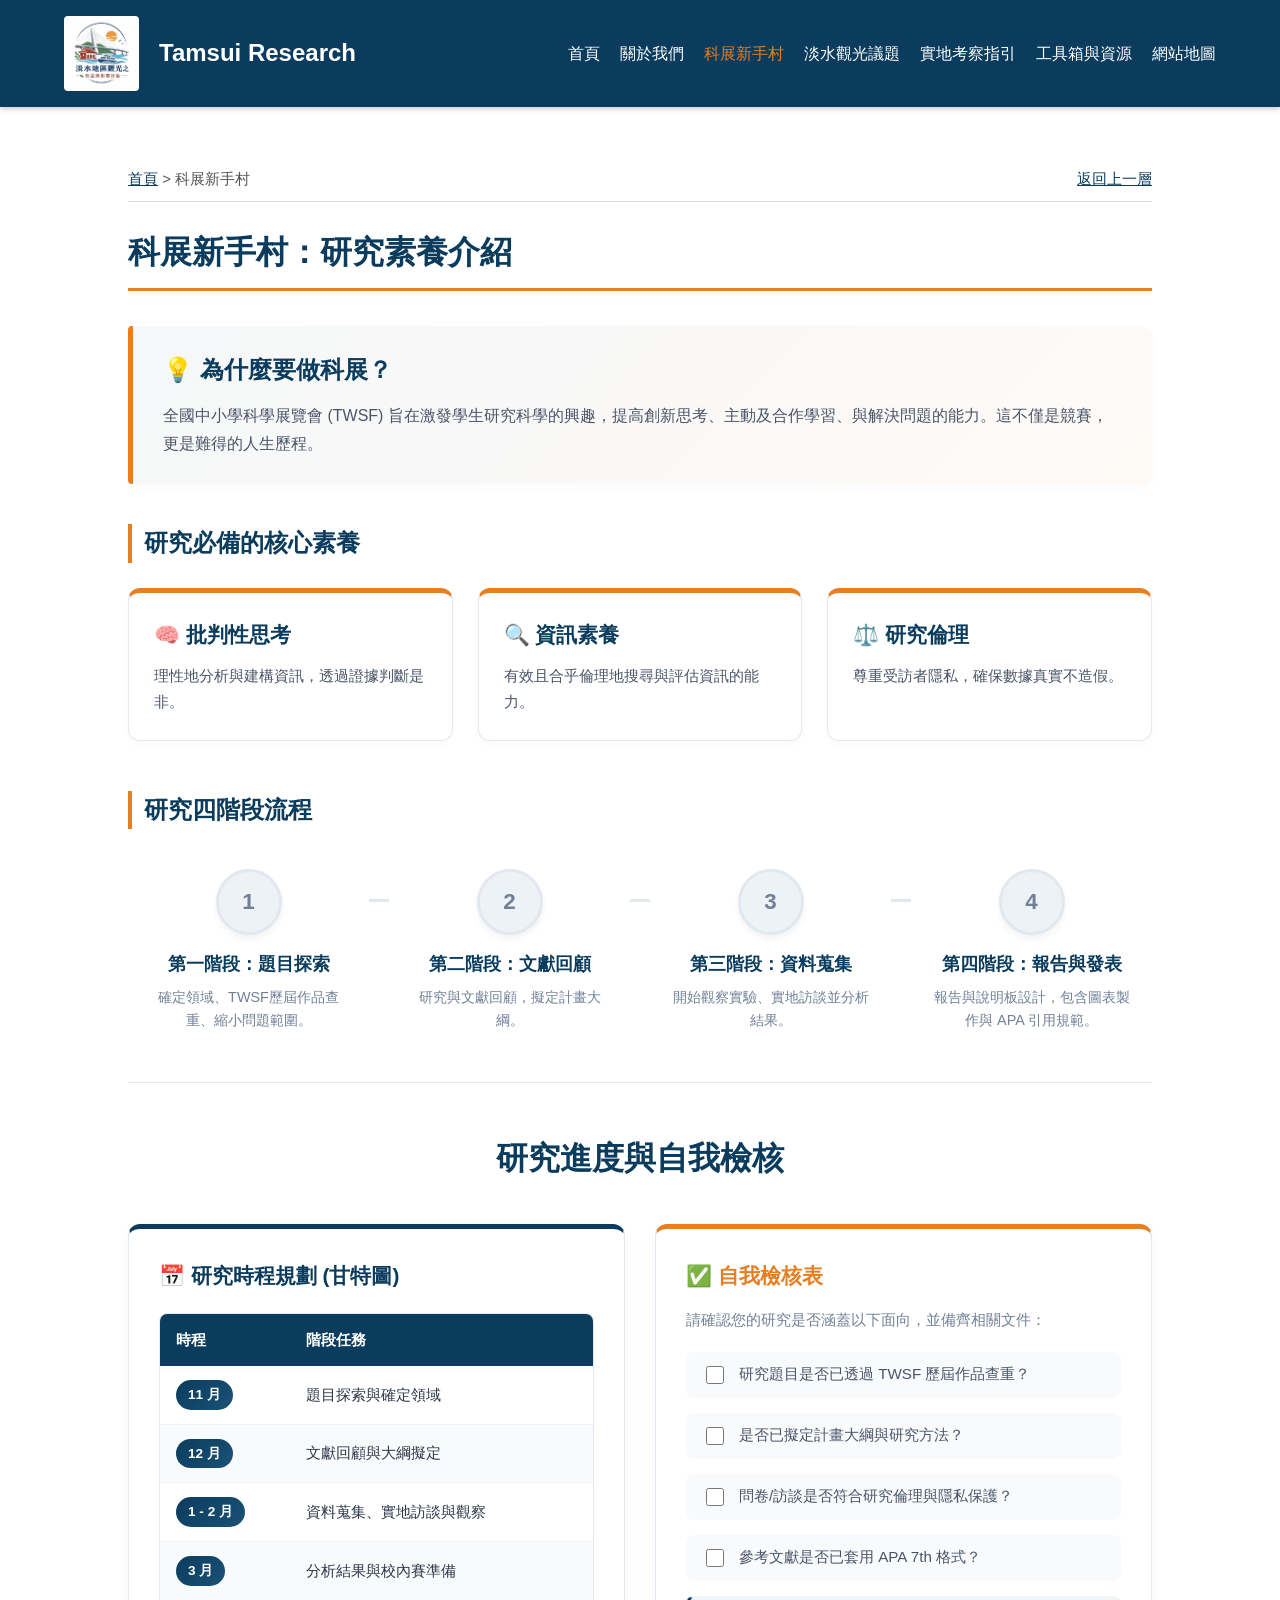
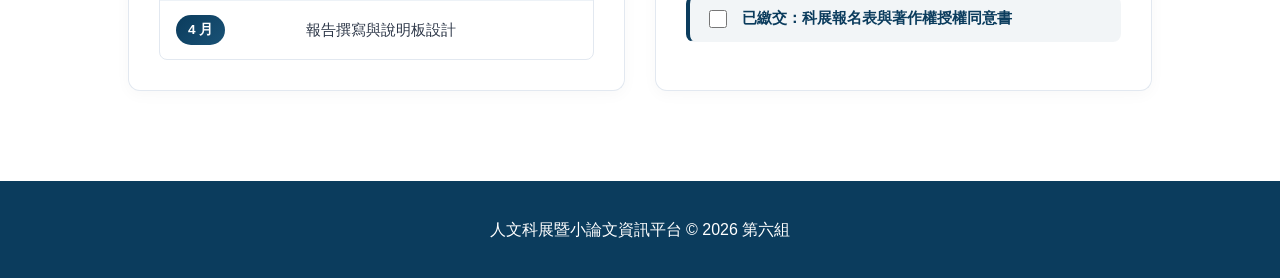
<file: science-fair.html>
<!DOCTYPE html>
<html lang="zh-TW">
<head>
    <meta charset="UTF-8">
    <meta name="viewport" content="width=device-width, initial-scale=1.0">
    <title>科展新手村 - 人文科展暨小論文資訊平台</title>
    <link rel="stylesheet" href="CSS/style.css"> </head>
<body>
    <header>
       <div class="logo">
        <a href="index.html">
            <img src="images/logo.jpg" alt="Tamsui Research Logo">
            Tamsui Research
        </a>
    </div>  
        <nav>
            <ul>
                <li><a href="index.html">首頁</a></li>
                <li><a href="about.html">關於我們</a></li>
                <li><a href="science-fair.html" style="color: var(--twilight-orange);">科展新手村</a></li>
                <li><a href="tamsui-topic.html">淡水觀光議題</a></li>
                <li><a href="field-research.html">實地考察指引</a></li>
                <li><a href="resources.html">工具箱與資源</a></li>
                <li><a href="sitemap.html">網站地圖</a></li>
            </ul>
        </nav>
    </header>

    <main class="village-main">
        <div class="breadcrumb-nav">
            <div>
                <a href="index.html">首頁</a> &gt; 科展新手村
            </div>
            <div>
                <a href="javascript:history.back()">返回上一層</a>
            </div>
        </div>

        <h1 style="color: var(--harbor-blue); border-bottom: 3px solid var(--twilight-orange); padding-bottom: 10px; margin-bottom: 35px;">科展新手村：研究素養介紹</h1>
        
        <div class="village-intro">
            <h2>💡 為什麼要做科展？</h2>
            <p>全國中小學科學展覽會 (TWSF) 旨在激發學生研究科學的興趣，提高創新思考、主動及合作學習、與解決問題的能力。這不僅是競賽，更是難得的人生歷程。</p>
        </div>

        <section style="margin: 40px 0;">
            <h2 style="color: var(--harbor-blue); border-left: 4px solid var(--twilight-orange); padding-left: 12px; margin-bottom: 20px;">研究必備的核心素養</h2>
            <div class="competency-grid">
                <div class="competency-card">
                    <h3>🧠 批判性思考</h3>
                    <p>理性地分析與建構資訊，透過證據判斷是非。</p>
                </div>
                <div class="competency-card">
                    <h3>🔍 資訊素養</h3>
                    <p>有效且合乎倫理地搜尋與評估資訊的能力。</p>
                </div>
                <div class="competency-card">
                    <h3>⚖️ 研究倫理</h3>
                    <p>尊重受訪者隱私，確保數據真實不造假。</p>
                </div>
            </div>
        </section>

        <section style="margin: 50px 0 40px 0;">
            <h2 style="color: var(--harbor-blue); border-left: 4px solid var(--twilight-orange); padding-left: 12px; margin-bottom: 25px;">研究四階段流程</h2>
            <div class="step-stepper">
                <div class="step-node">
                    <div class="step-icon-circle">1</div>
                    <h4>第一階段：題目探索</h4>
                    <p>確定領域、TWSF歷屆作品查重、縮小問題範圍。</p>
                </div>
                <div class="step-node">
                    <div class="step-icon-circle">2</div>
                    <h4>第二階段：文獻回顧</h4>
                    <p>研究與文獻回顧，擬定計畫大綱。</p>
                </div>
                <div class="step-node">
                    <div class="step-icon-circle">3</div>
                    <h4>第三階段：資料蒐集</h4>
                    <p>開始觀察實驗、實地訪談並分析結果。</p>
                </div>
                <div class="step-node">
                    <div class="step-icon-circle">4</div>
                    <h4>第四階段：報告與發表</h4>
                    <p>報告與說明板設計，包含圖表製作與 APA 引用規範。</p>
                </div>
            </div>
        </section>
        
        <hr style="border: 0; height: 1px; background: #E2E8F0; margin: 50px 0;">
        
        <h2 class="section-title" style="margin-bottom: 40px;">研究進度與自我檢核</h2>
        <div style="display: grid; grid-template-columns: repeat(auto-fit, minmax(320px, 1fr)); gap: 30px; margin-bottom: 30px;">
            
            <div class="schedule-card">
                <h3>📅 研究時程規劃 (甘特圖)</h3>
                <table class="modern-table">
                    <thead>
                        <tr>
                            <th style="width: 30%;">時程</th>
                            <th>階段任務</th>
                        </tr>
                    </thead>
                    <tbody>
                        <tr>
                            <td><span class="month-badge">11 月</span></td>
                            <td>題目探索與確定領域</td>
                        </tr>
                        <tr>
                            <td><span class="month-badge">12 月</span></td>
                            <td>文獻回顧與大綱擬定</td>
                        </tr>
                        <tr>
                            <td><span class="month-badge">1 - 2 月</span></td>
                            <td>資料蒐集、實地訪談與觀察</td>
                        </tr>
                        <tr>
                            <td><span class="month-badge">3 月</span></td>
                            <td>分析結果與校內賽準備</td>
                        </tr>
                        <tr>
                            <td><span class="month-badge">4 月</span></td>
                            <td>報告撰寫與說明板設計</td>
                        </tr>
                    </tbody>
                </table>
            </div>

            <div class="checklist-card">
                <h3>✅ 自我檢核表</h3>
                <p style="font-size: 0.95rem; color: #718096; margin-bottom: 20px;">請確認您的研究是否涵蓋以下面向，並備齊相關文件：</p>
                <div class="checklist-list">
                    <label class="checklist-item">
                        <input type="checkbox">
                        <span>研究題目是否已透過 TWSF 歷屆作品查重？</span>
                    </label>
                    <label class="checklist-item">
                        <input type="checkbox">
                        <span>是否已擬定計畫大綱與研究方法？</span>
                    </label>
                    <label class="checklist-item">
                        <input type="checkbox">
                        <span>問卷/訪談是否符合研究倫理與隱私保護？</span>
                    </label>
                    <label class="checklist-item">
                        <input type="checkbox">
                        <span>參考文獻是否已套用 APA 7th 格式？</span>
                    </label>
                    <label class="checklist-item checklist-highlight">
                        <input type="checkbox">
                        <span>已繳交：科展報名表與著作權授權同意書</span>
                    </label>
                </div>
            </div>
        </div>
    </main>

    <footer class="site-footer">
        <p>人文科展暨小論文資訊平台 © 2026 第六組</p>
        <p style="font-size: 0.8rem; margin-top: 10px; opacity: 0.8;"></p> 
    </footer class="site-footer">
    <script src="js/main.js"></script>
</body>
</html>
</file>
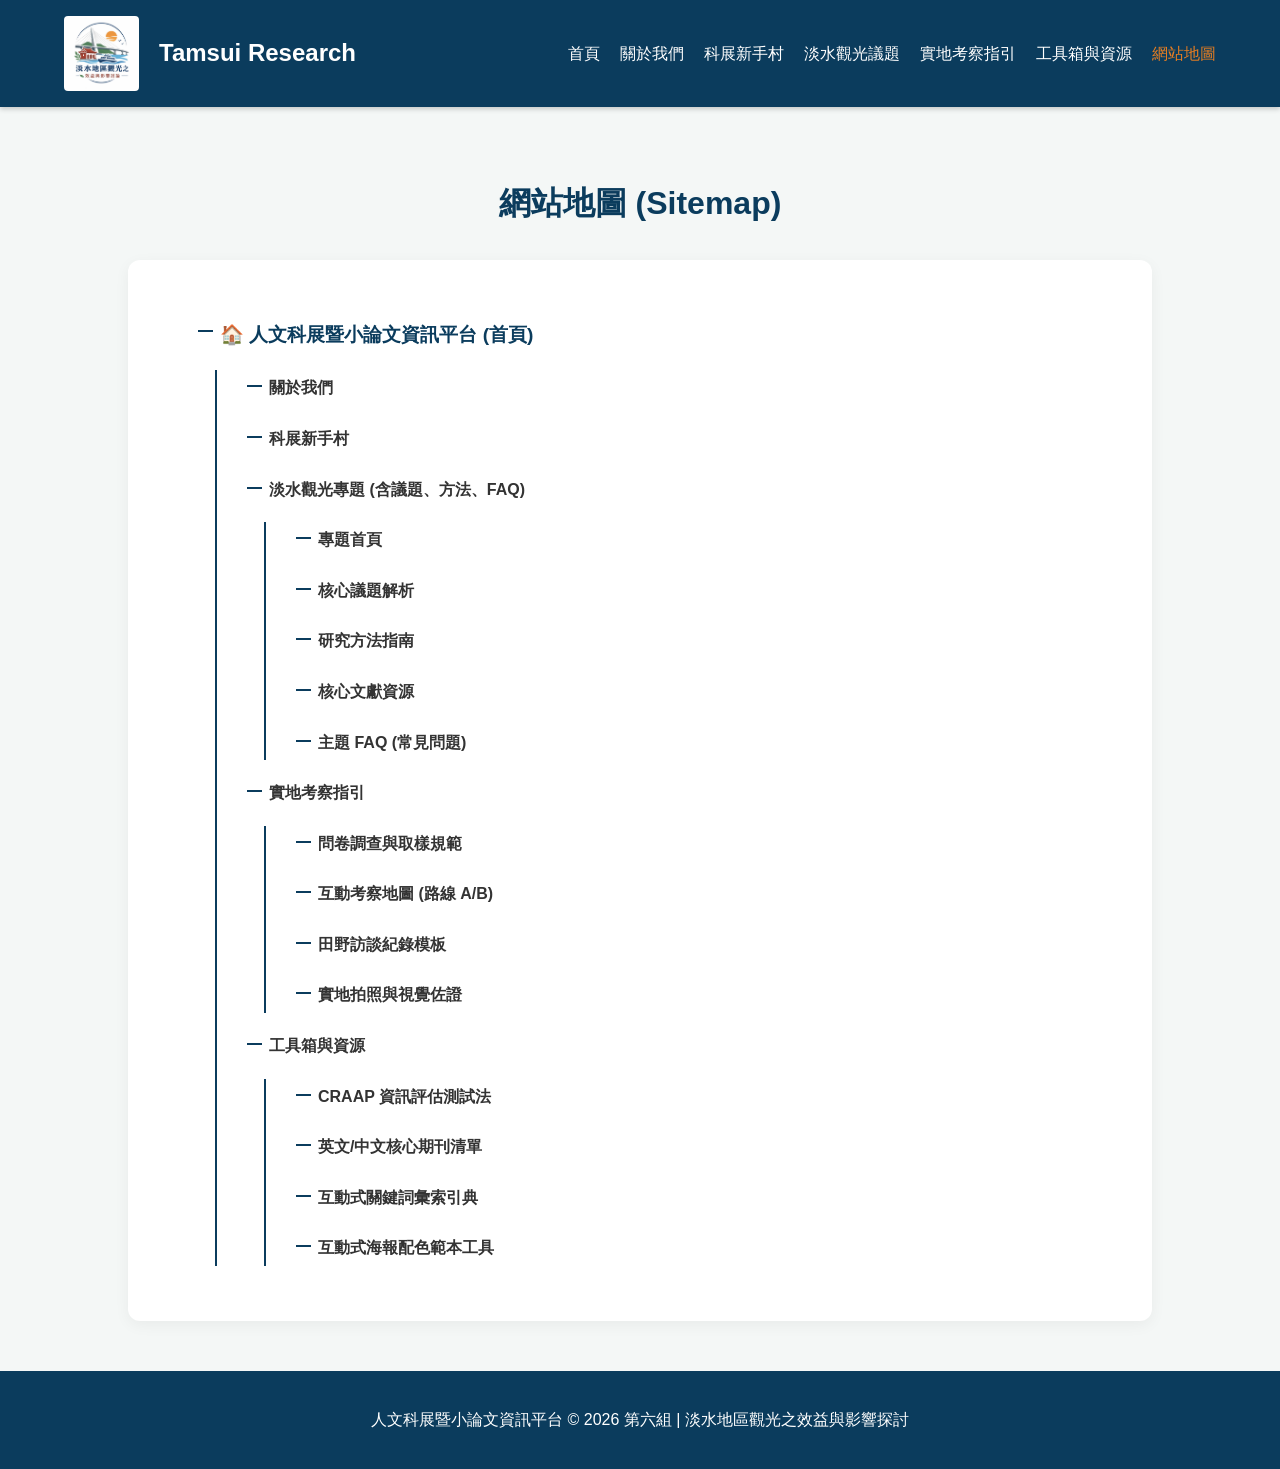
<file: sitemap.html>
<!DOCTYPE html>
<html lang="zh-TW">
<head>
    <meta charset="UTF-8">
    <meta name="viewport" content="width=device-width, initial-scale=1.0">
    <title>網站地圖 - 人文科展暨小論文資訊平台</title>
    <link rel="stylesheet" href="CSS/style.css">
   <style>
    .sitemap-container { background: white; padding: 40px; border-radius: 12px; box-shadow: 0 4px 15px rgba(0,0,0,0.05); margin-top: 30px; }
    .tree, .tree ul { list-style: none; margin: 0; padding-left: 2rem; position: relative; }
    .tree ul { border-left: 2px solid var(--harbor-blue); margin-top: 10px; }
    .tree li { position: relative; margin: 15px 0; padding-left: 15px; }
    .tree li::before { content: ""; position: absolute; top: 15px; left: -2px; width: 15px; border-top: 2px solid var(--harbor-blue); }
    .tree a { text-decoration: none; color: var(--text-dark); font-weight: bold; transition: 0.3s; padding: 5px; display: inline-block; }
    .tree a:hover { color: var(--twilight-orange); background: transparent; }
    .tree > li > a { font-size: 1.2rem; color: var(--harbor-blue); }
</style>
</head>
<body>

    <header>
        <div class="logo">
            <a href="index.html">
                <img src="images/logo.jpg" alt="Tamsui Research Logo">
                Tamsui Research
            </a>
        </div>
        <nav>
            <ul>
                <li><a href="index.html">首頁</a></li>
                <li><a href="about.html">關於我們</a></li>
                <li><a href="science-fair.html">科展新手村</a></li>
                <li><a href="tamsui-topic.html">淡水觀光議題</a></li>
                <li><a href="field-research.html">實地考察指引</a></li>
                <li><a href="resources.html">工具箱與資源</a></li>
                <li><a href="sitemap.html" style="color: var(--twilight-orange);">網站地圖</a></li>
            </ul>
        </nav>
    </header>

    <main style="padding: 50px 10%; background-color: var(--bg-light);">
        
        <h1 style="color: var(--harbor-blue); text-align: center;">網站地圖 (Sitemap)</h1>

        <div class="sitemap-container">
            <ul class="tree">
                <li><a href="index.html">🏠 人文科展暨小論文資訊平台 (首頁)</a>
                    <ul>
                        <li><a href="about.html">關於我們</a></li>
                        <li><a href="science-fair.html">科展新手村</a></li>
                        <li><a href="tamsui-topic.html">淡水觀光專題 (含議題、方法、FAQ)</a>
                            <ul>
                                <li><a href="tamsui-topic.html">專題首頁</a></li>
                                <li><a href="tamsui-topic.html">核心議題解析</a></li>
                                <li><a href="tamsui-topic.html">研究方法指南</a></li>
                                <li><a href="tamsui-topic.html">核心文獻資源</a></li>
                                <li><a href="tamsui-topic.html">主題 FAQ (常見問題)</a></li>
                            </ul>
                        </li>
                        <li><a href="field-research.html">實地考察指引</a>
                            <ul>
                                <li><a href="field-research.html#survey-guide">問卷調查與取樣規範</a></li>
                                <li><a href="field-research.html#route-guide">互動考察地圖 (路線 A/B)</a></li>
                                <li><a href="field-research.html#field-notes">田野訪談紀錄模板</a></li>
                                <li><a href="field-research.html#photo-guide">實地拍照與視覺佐證</a></li>
                            </ul>
                        </li>
                        <li><a href="resources.html">工具箱與資源</a>
                            <ul>
                                <li><a href="resources.html">CRAAP 資訊評估測試法</a></li>
                                <li><a href="resources.html">英文/中文核心期刊清單</a></li>
                                <li><a href="resources.html#thesaurus-section">互動式關鍵詞彙索引典</a></li>
                                <li><a href="resources.html#color-tool-section">互動式海報配色範本工具</a></li>
                            </ul>
                        </li>
                    </ul>
                </li>
            </ul>
        </div>
    </main>

    <footer class="site-footer">
        <p>人文科展暨小論文資訊平台 © 2026 第六組 | 淡水地區觀光之效益與影響探討</p>
    </footer>

    <script src="js/main.js"></script>
</body>
</html>
</file>
<file: CSS/style.css>
/* --- CSS 開始 --- */

/* CSS 變數：定義規劃書指定的色彩計畫 */
:root {
    --harbor-blue: #0B3C5D;      /* 海港藍 - 象徵歷史溫度與理性研究 */
    --twilight-orange: #E67E22;  /* 暮光橘 - 象徵淡水夕陽 */
    --bg-light: #F4F7F6;
    --text-dark: #333333;
    --text-light: #FFFFFF;
}

/* 尋找原本的區塊並修改成這樣 */
html, body {
    height: 100%; /* 新增：確保高度佔滿 */
    margin: 0;
    padding: 0;
    font-family: "Microsoft JhengHei", "PingFang TC", sans-serif;
}

body {
    background-color: var(--bg-light);
    color: var(--text-dark);
    line-height: 1.6;        
    min-height: 100vh;      
    display: flex;          
    flex-direction: column; 
}
/* 導覽列樣式 (對應全站導航結構) */
header {
    background-color: var(--harbor-blue);
    color: var(--text-light);
    padding: 1rem 5%;
    display: flex;
    justify-content: space-between;
    align-items: center;
    position: sticky;
    top: 0;
    z-index: 1000;
    box-shadow: 0 2px 5px rgba(0,0,0,0.2);
}

main {
    flex: 1; /* 這會自動佔滿剩餘空間 */
}
.logo a {
    text-decoration: none;
    color: var(--text-light);
    display: flex;
    align-items: center;
    gap: 20px; /* 圖片與文字間距 */
    font-weight: bold;
    font-size: 1.5rem;
}

.logo img {
    height: 75px; /* 您可以依據喜好調整高度 */
    width: auto;  /* 自動根據比例調整寬度 */
    display: block;
    border-radius: 4px; /* 稍微增加質感 */
}

nav ul {
    list-style: none;
    display: flex;
    gap: 20px;
}

nav ul li a {
    color: var(--text-light);
    text-decoration: none;
    font-weight: 500;
    transition: color 0.3s ease;
}

nav ul li a:hover {
    color: var(--twilight-orange);
}

/* Hero 區塊 (主視覺與 Slogan 呈現) */
.hero {
    background: linear-gradient(135deg, var(--harbor-blue) 0%, #1A5276 100%);
    color: var(--text-light);
    text-align: center;
    padding: 100px 20px;
}

.hero h1 {
    font-size: 2.5rem;
    margin-bottom: 20px;
    color: var(--twilight-orange);
}

.hero p {
    font-size: 1.2rem;
    max-width: 800px;
    margin: 0 auto 30px auto;
}

/* 按鈕樣式 */
.btn {
    background-color: var(--twilight-orange);
    color: var(--text-light);
    padding: 10px 25px;
    text-decoration: none;
    border-radius: 5px;
    font-weight: bold;
    transition: background 0.3s ease;
}

.btn:hover {
    background-color: #D35400;
}

/* 標題與版面區塊 */
.section-title {
    text-align: center;
    margin: 50px 0 30px;
    color: var(--harbor-blue);
    font-size: 2rem;
}

/* 四大議題卡片佈局 (Grid) */
.topics {
    display: grid;
    grid-template-columns: repeat(auto-fit, minmax(250px, 1fr));
    gap: 20px;
    padding: 0 5%;
    margin-bottom: 50px;
}

.topic-card {
    background: #fff;
    padding: 20px;
    border-radius: 8px;
    box-shadow: 0 4px 6px rgba(0,0,0,0.1);
    border-top: 5px solid var(--twilight-orange);
    transition: transform 0.3s ease;
}

.topic-card:hover {
    transform: translateY(-5px);
}

.topic-card h3 {
    color: var(--harbor-blue);
    margin-bottom: 10px;
}

/* 頁尾樣式 */
.site-footer {
    background-color: var(--harbor-blue);
    color: var(--text-light);
    text-align: center;
    padding: 20px 0;
    width: 100%;
    margin-top: auto; /* 額外保險：確保自動推到底部 */
}

/* 響應式佈局 (RWD) 調整 */
@media (max-width: 768px) {
    header {
        flex-direction: column;
        gap: 15px;
    }
    nav ul {
        flex-wrap: wrap;
        justify-content: center;
    }
    .hero h1 {
        font-size: 1.8rem;
    }
}

/* ===============================
   麵包屑導航 (Breadcrumb) 樣式
   =============================== */
.breadcrumb-nav {
    display: flex;
    justify-content: space-between;
    align-items: center;
    margin-bottom: 25px;
    font-size: 15px;
    color: #555555; /* 箭頭與目前頁面的顏色 */
    padding-bottom: 10px;
    border-bottom: 1px solid #dddddd; /* 加上一條淡淡的底線分隔內文更美觀 */
}

/* 針對麵包屑內的超連結設定 (藍字+底線) */
.breadcrumb-nav a {
    color: var(--harbor-blue);
    text-decoration: underline;
}

.breadcrumb-nav a:hover {
    color: darkblue; /* 滑鼠移過去變深藍色 */
}

/* -------------------------------
   1. 關於我們 (about.html)
   ------------------------------- */
.about-section {
    margin-bottom: 40px;
    background: white;
    padding: 30px;
    border-radius: 12px;
    box-shadow: 0 4px 15px rgba(0,0,0,0.05);
}
.about-section h2 {
    color: var(--harbor-blue);
    border-bottom: 2px solid var(--twilight-orange);
    padding-bottom: 8px;
    margin-bottom: 20px;
}
.role-grid {
    display: grid;
    grid-template-columns: repeat(auto-fit, minmax(250px, 1fr));
    gap: 20px;
    margin-top: 20px;
}
.role-card {
    background: var(--bg-light);
    padding: 20px;
    border-radius: 8px;
    border-left: 5px solid var(--harbor-blue);
}
.role-card h3 {
    color: var(--twilight-orange);
    margin-bottom: 10px;
}

/* ===============================
   列表式排版 (左側標題、右側清單)
   =============================== */
.news-list-container {
    display: flex;
    flex-wrap: wrap; /* 讓小螢幕可以自動往下掉 */
    gap: 40px;
    padding: 50px 10%;
    align-items: flex-start;
    max-width: 1200px;
    margin: 0 auto;
}

/* 左側標題區塊 */
.news-left {
    flex: 0 0 250px;
    position: relative;
    text-align: center;
    padding-top: 20px;
}

/* 浮水印背景英文字 */
.bg-text {
    position: absolute;
    font-size: 5.5rem;
    color: rgba(0, 0, 0, 0.04);
    z-index: -1;
    top: -40px;
    left: 50%;
    transform: translateX(-50%);
    font-weight: 900;
    font-family: 'Times New Roman', serif;
    letter-spacing: 5px;
}

.news-title {
    font-size: 1.8rem;
    color: var(--text-dark);
    margin-bottom: 25px;
    font-weight: bold;
}

.news-more-btn {
    display: inline-block;
    border: 1px solid var(--text-dark);
    padding: 10px 30px;
    color: var(--text-dark);
    text-decoration: none;
    transition: all 0.3s ease;
}

.news-more-btn:hover {
    background-color: var(--twilight-orange);
    color: var(--text-light);
    border-color: var(--twilight-orange);
}

/* 右側條列清單區塊 */
.news-right {
    flex: 1;
    display: flex;
    flex-direction: column;
    border-top: 1px solid #eaeaea; /* 最上方的線 */
}

.news-item {
    display: flex;
    align-items: center;
    padding: 25px 0;
    border-bottom: 1px solid #eaeaea; /* 每列之間的分隔線 */
    gap: 20px;
    transition: background-color 0.3s;
}

.news-item:hover {
    background-color: #fafafa;
}

/* 數字編號 (取代日期的位置) */
.news-meta {
    font-size: 1.3rem;
    font-weight: bold;
    color: #bbb;
    flex: 0 0 50px;
    text-align: center;
    font-family: Arial, sans-serif;
}

.news-content {
    flex: 1;
}

.news-content h3 {
    margin: 0 0 8px 0;
    font-size: 1.15rem;
    color: var(--text-dark);
}

/* 說明文字 (並設定超過一行自動變成...省略號) */
.news-content p {
    margin: 0;
    color: #888;
    font-size: 0.95rem;
    line-height: 1.6;
    display: -webkit-box;
    -webkit-line-clamp: 1; /* 限制只顯示 1 行 */
    -webkit-box-orient: vertical;  
    overflow: hidden;
}

/* 右側小按鈕 */
.news-btn {
    border: 1px solid #ddd;
    padding: 8px 20px;
    color: #666;
    text-decoration: none;
    font-size: 0.95rem;
    transition: all 0.3s ease;
    white-space: nowrap;
}

.news-btn:hover {
    border-color: var(--harbor-blue);
    color: var(--harbor-blue);
}

/* 響應式調整 (手機版) */
@media (max-width: 768px) {
    .news-left {
        flex: 1 1 100%;
        margin-bottom: 20px;
    }
    .news-item {
        flex-wrap: wrap; /* 手機版讓按鈕掉到下方 */
    }
    .news-btn {
        margin-left: 70px; /* 對齊文字 */
    }
}
/* ==========================================================================
   科展新手村、淡水觀光議題、實地考察指引 - 專屬優化樣式 (2026版)
   ========================================================================== */

/* 1. 科展新手村 (science-fair.html) 專用樣式 */
.village-main {
    padding: 60px 10% !important;
    background: #ffffff !important;
}

.village-intro {
    background: linear-gradient(135deg, rgba(11, 60, 93, 0.04) 0%, rgba(230, 126, 34, 0.04) 100%);
    border-left: 5px solid var(--twilight-orange);
    padding: 25px 30px;
    border-radius: 4px 12px 12px 4px;
    margin-bottom: 40px;
    box-shadow: 0 4px 12px rgba(0,0,0,0.02);
}

.village-intro h2 {
    color: var(--harbor-blue);
    margin-top: 0;
    margin-bottom: 12px;
    font-size: 1.5rem;
}

.village-intro p {
    color: #4A5568;
    line-height: 1.8;
    margin: 0;
}

.competency-grid {
    display: grid;
    grid-template-columns: repeat(auto-fit, minmax(280px, 1fr));
    gap: 25px;
    margin-top: 25px;
    margin-bottom: 45px;
}

.competency-card {
    background: #ffffff;
    padding: 25px;
    border-radius: 12px;
    border: 1px solid #E2E8F0;
    border-top: 5px solid var(--twilight-orange);
    box-shadow: 0 4px 6px rgba(0,0,0,0.02);
    transition: all 0.3s cubic-bezier(0.165, 0.84, 0.44, 1);
    position: relative;
    overflow: hidden;
}

.competency-card::before {
    content: '';
    position: absolute;
    top: 0;
    left: 0;
    width: 100%;
    height: 100%;
    background: linear-gradient(180deg, rgba(230, 126, 34, 0.03) 0%, rgba(255,255,255,0) 100%);
    opacity: 0;
    transition: opacity 0.3s ease;
}

.competency-card:hover {
    transform: translateY(-5px);
    box-shadow: 0 12px 20px rgba(11, 60, 93, 0.08);
    border-color: rgba(11, 60, 93, 0.15);
}

.competency-card:hover::before {
    opacity: 1;
}

.competency-card h3 {
    margin-top: 0;
    margin-bottom: 12px;
    font-size: 1.3rem;
    color: var(--harbor-blue);
    display: flex;
    align-items: center;
    gap: 10px;
}

.competency-card p {
    color: #4A5568;
    font-size: 0.95rem;
    line-height: 1.7;
    margin: 0;
}

/* Stepper 橫向/縱向時間軸 */
.step-stepper {
    display: flex;
    justify-content: space-between;
    align-items: flex-start;
    position: relative;
    margin: 40px 0;
    gap: 20px;
}

/* 進度條背景線 */
.step-stepper::before {
    content: '';
    position: absolute;
    top: 30px;
    left: 40px;
    right: 40px;
    height: 3px;
    background: #E2E8F0;
    z-index: 1;
}

.step-node {
    flex: 1;
    display: flex;
    flex-direction: column;
    align-items: center;
    text-align: center;
    position: relative;
    z-index: 2;
    background: #fff;
    padding: 0 10px;
}

.step-icon-circle {
    width: 60px;
    height: 60px;
    border-radius: 50%;
    background: #EDF2F7;
    border: 3px solid #E2E8F0;
    color: #718096;
    display: flex;
    align-items: center;
    justify-content: center;
    font-weight: bold;
    font-size: 1.4rem;
    margin-bottom: 15px;
    transition: all 0.3s ease;
    box-shadow: 0 4px 6px rgba(0,0,0,0.05);
}

.step-node:hover .step-icon-circle {
    background: var(--harbor-blue);
    border-color: var(--twilight-orange);
    color: #fff;
    transform: scale(1.1);
    box-shadow: 0 6px 12px rgba(230, 126, 34, 0.2);
}

.step-node h4 {
    margin: 0 0 8px 0;
    color: var(--harbor-blue);
    font-size: 1.1rem;
    font-weight: bold;
}

.step-node p {
    margin: 0;
    font-size: 0.9rem;
    color: #718096;
    line-height: 1.6;
    max-width: 200px;
}

@media (max-width: 900px) {
    .step-stepper {
        flex-direction: column;
        align-items: flex-start;
        padding-left: 30px;
    }
    .step-stepper::before {
        top: 20px;
        bottom: 20px;
        left: 58px;
        width: 3px;
        height: auto;
        right: auto;
    }
    .step-node {
        flex-direction: row;
        text-align: left;
        align-items: center;
        gap: 20px;
        padding: 10px 0;
        width: 100%;
        background: transparent;
    }
    .step-icon-circle {
        margin-bottom: 0;
        flex-shrink: 0;
        background: #fff;
    }
    .step-node p {
        max-width: none;
    }
}

/* 現代化表格 & 甘特圖 */
.schedule-card {
    background: #ffffff;
    padding: 30px;
    border-radius: 12px;
    border: 1px solid #E2E8F0;
    box-shadow: 0 4px 15px rgba(0,0,0,0.03);
    border-top: 5px solid var(--harbor-blue);
}

.schedule-card h3 {
    margin-top: 0;
    margin-bottom: 20px;
    color: var(--harbor-blue);
    display: flex;
    align-items: center;
    gap: 10px;
    font-size: 1.3rem;
}

.modern-table {
    width: 100%;
    border-collapse: separate;
    border-spacing: 0;
    border-radius: 8px;
    overflow: hidden;
    border: 1px solid #E2E8F0;
}

.modern-table th {
    background-color: var(--harbor-blue);
    color: #ffffff;
    font-weight: 600;
    padding: 14px 16px;
    text-align: left;
    font-size: 0.95rem;
}

.modern-table td {
    padding: 14px 16px;
    border-bottom: 1px solid #EDF2F7;
    color: #2D3748;
    font-size: 0.95rem;
}

.modern-table tr:last-child td {
    border-bottom: none;
}

.modern-table tr:nth-child(even) {
    background-color: #F8FAFC;
}

.modern-table tr:hover {
    background-color: rgba(230, 126, 34, 0.05);
}

.month-badge {
    background: linear-gradient(135deg, var(--harbor-blue) 0%, #1A5276 100%);
    color: white;
    padding: 4px 12px;
    border-radius: 20px;
    font-size: 0.85rem;
    font-weight: bold;
    display: inline-block;
}

/* 自我檢核表卡片 */
.checklist-card {
    background: #ffffff;
    padding: 30px;
    border-radius: 12px;
    border: 1px solid #E2E8F0;
    box-shadow: 0 4px 15px rgba(0,0,0,0.03);
    border-top: 5px solid var(--twilight-orange);
}

.checklist-card h3 {
    margin-top: 0;
    margin-bottom: 10px;
    color: var(--twilight-orange);
    display: flex;
    align-items: center;
    gap: 10px;
    font-size: 1.3rem;
}

.checklist-list {
    display: flex;
    flex-direction: column;
    gap: 15px;
    margin-top: 20px;
}

.checklist-item {
    display: flex;
    align-items: flex-start;
    gap: 12px;
    padding: 10px 15px;
    background: #F8FAFC;
    border-radius: 8px;
    transition: all 0.2s ease;
    cursor: pointer;
    border: 1px solid transparent;
}

.checklist-item:hover {
    background: #FFFDF9;
    border-color: rgba(230, 126, 34, 0.25);
    transform: translateX(5px);
}

.checklist-item input[type="checkbox"] {
    width: 18px;
    height: 18px;
    margin-top: 3px;
    cursor: pointer;
    accent-color: var(--twilight-orange);
}

.checklist-item span {
    font-size: 0.95rem;
    color: #4A5568;
    line-height: 1.5;
}

.checklist-highlight {
    background: rgba(11, 60, 93, 0.05) !important;
    border-left: 4px solid var(--harbor-blue) !important;
    font-weight: bold;
}

.checklist-highlight span {
    color: var(--harbor-blue) !important;
}


/* 2. 淡水觀光議題 (tamsui-topic.html) 專用樣式 */
.topic-main {
    padding: 60px 10% !important;
}

.topic-intro-card {
    background: linear-gradient(135deg, rgba(11, 60, 93, 0.05) 0%, rgba(26, 82, 118, 0.05) 100%);
    border-left: 5px solid var(--harbor-blue);
    padding: 25px 30px;
    border-radius: 4px 12px 12px 4px;
    margin-bottom: 40px;
    box-shadow: 0 4px 12px rgba(0,0,0,0.01);
}

.topic-intro-card p {
    color: #2D3748;
    line-height: 1.8;
    margin: 0;
    font-size: 1.05rem;
}

.topic-intro-badge {
    background-color: var(--harbor-blue);
    color: white;
    padding: 2px 8px;
    font-size: 0.8rem;
    font-weight: bold;
    border-radius: 4px;
    vertical-align: middle;
    margin-right: 8px;
}

.topic-card-grid {
    display: grid;
    grid-template-columns: repeat(auto-fit, minmax(240px, 1fr));
    gap: 30px;
    margin-top: 30px;
    margin-bottom: 50px;
}

.topic-card-modern {
    background: #ffffff;
    border-radius: 12px;
    padding: 30px 25px;
    border: 1px solid #E2E8F0;
    box-shadow: 0 4px 6px rgba(0,0,0,0.02);
    transition: all 0.3s cubic-bezier(0.165, 0.84, 0.44, 1);
    position: relative;
    border-top: 5px solid var(--harbor-blue);
}

.topic-card-modern:nth-child(even) {
    border-top-color: var(--twilight-orange);
}

.topic-card-modern:hover {
    transform: translateY(-6px);
    box-shadow: 0 15px 30px rgba(11, 60, 93, 0.08);
    border-color: rgba(11, 60, 93, 0.1);
}

.topic-card-icon {
    font-size: 2.2rem;
    margin-bottom: 15px;
    display: inline-block;
}

.topic-card-modern h3 {
    margin: 0 0 12px 0;
    font-size: 1.25rem;
    color: var(--harbor-blue);
    font-weight: bold;
}

.topic-card-modern:nth-child(even) h3 {
    color: var(--twilight-orange);
}

.topic-card-modern p {
    margin: 0;
    color: #4A5568;
    font-size: 0.95rem;
    line-height: 1.7;
}

/* 時空影響表格 */
.impact-table-wrapper {
    background: #ffffff;
    border-radius: 12px;
    border: 1px solid #E2E8F0;
    box-shadow: 0 4px 15px rgba(0,0,0,0.03);
    padding: 30px;
    margin-top: 40px;
}

.impact-table-wrapper h2 {
    margin-top: 0;
    margin-bottom: 20px;
    color: var(--harbor-blue);
    font-size: 1.4rem;
    font-weight: bold;
}

.badge-spatial {
    background-color: #EBF8FF;
    color: #2B6CB0;
    padding: 6px 12px;
    border-radius: 20px;
    font-size: 0.85rem;
    font-weight: bold;
    display: inline-block;
    border: 1px solid #BEE3F8;
}

.badge-temporal {
    background-color: #FAF5FF;
    color: #6B46C1;
    padding: 6px 12px;
    border-radius: 20px;
    font-size: 0.85rem;
    font-weight: bold;
    display: inline-block;
    border: 1px solid #E9D8FD;
}


/* 3. 實地考察指引 (field-research.html) 專用樣式 */
.field-header-desc {
    text-align: center;
    max-width: 800px;
    margin: 0 auto 40px auto;
    color: #4A5568;
    font-size: 1.05rem;
    line-height: 1.8;
}

/* 擬真筆記板夾 */
.clipboard-template {
    background: #FDFDFB;
    border: 1px solid #E2E8F0;
    box-shadow: 0 10px 30px rgba(0,0,0,0.06), inset 0 0 60px rgba(0,0,0,0.01);
    border-radius: 12px;
    padding: 40px;
    margin-top: 25px;
    position: relative;
    max-width: 950px;
    margin-left: auto;
    margin-right: auto;
}

/* 板夾頂部金屬夾子夾片 */
.clipboard-template::before {
    content: '';
    position: absolute;
    top: -15px;
    left: 50%;
    transform: translateX(-50%);
    width: 160px;
    height: 35px;
    background: linear-gradient(180deg, #CBD5E0 0%, #718096 100%);
    border-radius: 6px 6px 0 0;
    box-shadow: 0 4px 6px rgba(0,0,0,0.1);
    z-index: 10;
}

/* 金屬夾的螺絲/夾子開口 */
.clipboard-template::after {
    content: '';
    position: absolute;
    top: -5px;
    left: 50%;
    transform: translateX(-50%);
    width: 80px;
    height: 12px;
    background: #4A5568;
    border-radius: 3px;
    z-index: 11;
}

.clipboard-title-bar {
    display: flex;
    justify-content: space-between;
    align-items: center;
    border-bottom: 2px solid #E2E8F0;
    padding-bottom: 15px;
    margin-bottom: 25px;
}

.clipboard-metadata-grid {
    display: grid;
    grid-template-columns: repeat(auto-fit, minmax(200px, 1fr));
    gap: 20px;
    margin-bottom: 30px;
    background: #F8FAFC;
    padding: 20px;
    border-radius: 8px;
    border: 1px solid #EDF2F7;
}

.metadata-field {
    font-size: 0.95rem;
    color: #2D3748;
}

.metadata-field b {
    color: var(--harbor-blue);
}

.metadata-line {
    border-bottom: 1px dashed #A0AEC0;
    display: inline-block;
    min-width: 120px;
    padding-left: 5px;
    color: #4A5568;
}

.clipboard-section-title {
    color: var(--harbor-blue);
    font-size: 1.2rem;
    font-weight: bold;
    border-bottom: 2px solid var(--twilight-orange);
    padding-bottom: 6px;
    margin-bottom: 20px;
    margin-top: 30px;
}

.clipboard-note-list {
    list-style-type: none;
    padding-left: 0;
}

.clipboard-note-item {
    margin-bottom: 25px;
    border-bottom: 1px solid #EDF2F7;
    padding-bottom: 20px;
}

.clipboard-note-item:last-child {
    border-bottom: none;
    padding-bottom: 0;
}

.clipboard-note-item p {
    margin: 0 0 10px 0;
    font-size: 1rem;
    color: #2D3748;
    line-height: 1.6;
}

.clipboard-note-item p b {
    color: var(--harbor-blue);
}

.clipboard-textarea {
    width: 100%;
    height: 80px;
    background: #FFF;
    border: 1px solid #E2E8F0;
    border-radius: 6px;
    padding: 10px;
    font-size: 0.9rem;
    color: #718096;
    margin-top: 8px;
    box-sizing: border-box;
    font-family: inherit;
    resize: none;
    background: repeating-linear-gradient(#FFF, #FFF 27px, #E2E8F0 28px);
    line-height: 28px;
    padding-top: 4px;
}

/* 實地拍照指引列表 */
.photoguide-container {
    background: #ffffff;
    padding: 35px;
    border-radius: 12px;
    border: 1px solid #E2E8F0;
    box-shadow: 0 4px 15px rgba(0,0,0,0.03);
    margin-top: 30px;
}

.photoguide-list {
    display: flex;
    flex-direction: column;
    gap: 25px;
    margin-top: 25px;
}

.photoguide-item {
    display: flex;
    align-items: flex-start;
    gap: 20px;
    padding: 20px;
    background: #F8FAFC;
    border-radius: 10px;
    border-left: 5px solid var(--twilight-orange);
    transition: transform 0.2s ease;
}

.photoguide-item:hover {
    transform: scale(1.01);
    background: #FFFDF9;
}

.photoguide-icon {
    font-size: 2.2rem;
    flex-shrink: 0;
}

.photoguide-content {
    flex: 1;
}

.photoguide-content h4 {
    margin: 0 0 8px 0;
    color: var(--harbor-blue);
    font-size: 1.1rem;
    font-weight: bold;
}

.photoguide-content p {
    margin: 0;
    color: #4A5568;
    font-size: 0.95rem;
    line-height: 1.7;
}

/* 地圖工具表格美化 */
.map-tool-badge {
    background-color: rgba(11, 60, 93, 0.08);
    color: var(--harbor-blue);
    padding: 5px 10px;
    border-radius: 6px;
    font-size: 0.85rem;
    font-weight: bold;
    display: inline-block;
    border: 1px solid rgba(11, 60, 93, 0.12);
}

/* =======================================================
   實地考察指引 (field-research.html) - 專屬升級版面樣式
   ======================================================= */

/* 側邊欄與主內容雙欄佈局 */
.page-layout {
    display: flex;
    gap: 40px;
    align-items: flex-start;
}

.sidebar-wrapper {
    flex: 0 0 250px;
    position: sticky;
    top: 30px; /* 捲動時固定在畫面左側 */
}

.main-content {
    flex: 1;
    min-width: 0;
}

/* 側邊欄導航清單 */
.sidebar {
    background: white;
    border-radius: 12px;
    padding: 20px;
    box-shadow: 0 4px 15px rgba(0,0,0,0.05);
    border-top: 4px solid var(--harbor-blue);
}
.sidebar ul {
    list-style: none;
    padding: 0;
    margin: 0;
}
.sidebar-link {
    display: block;
    padding: 12px 15px;
    color: #555;
    text-decoration: none;
    border-radius: 8px;
    transition: all 0.2s;
    margin-bottom: 5px;
    font-weight: bold;
}
.sidebar-link:hover, .sidebar-link.active {
    background: var(--bg-light);
    color: var(--twilight-orange);
}

/* 共用精緻卡片樣式 */
.glass-card {
    background: white;
    padding: 25px;
    border-radius: 12px;
    box-shadow: 0 4px 15px rgba(0,0,0,0.05);
    margin-bottom: 30px;
}

.glass-card h2 {
    color: var(--harbor-blue);
    border-bottom: 2.5px solid var(--twilight-orange);
    padding-bottom: 8px;
    margin-bottom: 20px;
    display: flex;
    align-items: center;
    gap: 10px;
}

/* 網格與小卡片 */
.subject-grid {
    display: grid;
    grid-template-columns: repeat(auto-fit, minmax(240px, 1fr));
    gap: 20px;
}
.subject-card {
    background: #fafafa;
    border: 1px solid #eee;
    padding: 20px;
    border-radius: 8px;
    border-top: 4px solid var(--harbor-blue);
    transition: transform 0.2s;
}
.subject-card:hover {
    transform: translateY(-5px);
    box-shadow: 0 6px 15px rgba(0,0,0,0.08);
}

/* 互動地圖區塊 */
.route-map-grid {
    display: grid;
    grid-template-columns: 1.2fr 0.8fr;
    gap: 20px;
    align-items: stretch;
}

.route-tab-btn {
    background: transparent;
    border: 1px solid #ddd;
    color: #666;
    padding: 10px 20px;
    border-radius: 8px;
    cursor: pointer;
    font-weight: bold;
    transition: all 0.3s;
    margin-right: 10px;
}
.route-tab-btn.active {
    border-color: var(--harbor-blue);
    color: white;
    background: var(--harbor-blue);
}

/* SVG 節點特效 */
.svg-node circle {
    transition: all 0.3s ease;
}
.svg-node:hover circle:first-child, .svg-node.active circle:first-child {
    r: 14;
    fill: #eef5ff;
}

/* 手機版響應式 */
@media (max-width: 900px) {
    .page-layout { flex-direction: column; }
    .sidebar-wrapper { position: static; width: 100%; }
    .route-map-grid { grid-template-columns: 1fr; }
}

/* =======================================================
   淡水觀光專題研究 (tamsui-topic.html) - 專屬 SPA 版面樣式
   ======================================================= */
   
/* SPA 導航頁籤 */
.silvertech-tabs {
    display: flex;
    gap: 10px;
    flex-wrap: wrap;
    margin-bottom: 30px;
    border-bottom: 2px solid #ddd;
    padding-bottom: 15px;
}
.silvertech-tabs button {
    background: transparent;
    border: 1px solid #ddd;
    color: #555;
    padding: 10px 20px;
    border-radius: 8px;
    cursor: pointer;
    font-weight: bold;
    transition: all 0.3s;
}
.silvertech-tabs button:hover {
    background: var(--bg-light);
    border-color: var(--harbor-blue);
}
.silvertech-tabs button.active {
    background: var(--harbor-blue);
    color: white;
    border-color: var(--harbor-blue);
    box-shadow: 0 4px 10px rgba(11, 60, 93, 0.2);
}

/* 內容切換動畫 */
.page-content {
    display: none;
    animation: fadeIn 0.4s ease;
}
.page-content.active {
    display: block;
}
@keyframes fadeIn {
    from { opacity: 0; transform: translateY(10px); }
    to { opacity: 1; transform: translateY(0); }
}

/* 專題卡片與網格 */
.card-glass {
    background: white;
    padding: 25px;
    border-radius: 12px;
    box-shadow: 0 4px 15px rgba(0,0,0,0.05);
    border: 1px solid #eee;
}

/* 詞彙庫網格 (Thesaurus) */
.thesaurus-grid {
    display: grid;
    grid-template-columns: repeat(auto-fit, minmax(300px, 1fr));
    gap: 20px;
}
.thesaurus-card {
    background: #fafafa;
    border-left: 4px solid var(--twilight-orange);
    padding: 20px;
    border-radius: 8px;
    display: flex;
    flex-direction: column;
    justify-content: space-between;
}
.thesaurus-title-row {
    display: flex;
    justify-content: space-between;
    align-items: baseline;
    margin-bottom: 10px;
    border-bottom: 1px dashed #ddd;
    padding-bottom: 5px;
}
.thesaurus-title {
    font-weight: bold;
    color: var(--harbor-blue);
    font-size: 1.1rem;
}
.thesaurus-english {
    font-size: 0.85rem;
    color: #888;
    font-style: italic;
}
.thesaurus-desc {
    font-size: 0.9rem;
    color: #555;
    line-height: 1.6;
}
.thesaurus-source {
    font-size: 0.8rem;
    color: #aaa;
    margin-top: 15px;
    text-align: right;
}

/* 內建 FAQ 手風琴 */
.accordion-wrapper {
    display: flex;
    flex-direction: column;
    gap: 15px;
}
.accordion-item {
    background: white;
    border: 1px solid #ddd;
    border-radius: 8px;
    overflow: hidden;
}
.accordion-item summary {
    padding: 15px 20px;
    font-weight: bold;
    color: var(--harbor-blue);
    cursor: pointer;
    background: #fafafa;
    list-style: none;
    position: relative;
}
.accordion-item summary::-webkit-details-marker {
    display: none;
}
.accordion-item summary::after {
    content: '+';
    position: absolute;
    right: 20px;
    color: var(--twilight-orange);
    font-size: 1.2rem;
}
.accordion-item[open] summary::after {
    content: '-';
}
.accordion-content {
    padding: 20px;
    color: #555;
    line-height: 1.6;
    font-size: 0.95rem;
    border-top: 1px solid #ddd;
}

/* --- 網站地圖 (Sitemap) 專用樣式 --- */
.sitemap-container { 
    background: white; 
    padding: 40px; 
    border-radius: 12px; 
    box-shadow: 0 4px 15px rgba(0,0,0,0.05); 
    margin-top: 30px; 
}

.tree, .tree ul { 
    list-style: none; 
    margin: 0; 
    padding-left: 2rem; 
    position: relative; 
}

.tree ul { 
    border-left: 2px solid var(--harbor-blue); 
    margin-top: 10px; 
}

.tree li { 
    position: relative; 
    margin: 15px 0; 
    padding-left: 15px; 
}

.tree li::before { 
    content: ""; 
    position: absolute; 
    top: 15px; 
    left: -2px; 
    width: 15px; 
    border-top: 2px solid var(--harbor-blue); 
}

.tree a { 
    text-decoration: none; 
    color: var(--text-dark); 
    font-weight: bold; 
    transition: 0.3s; 
    padding: 5px;
    display: inline-block;
}

/* 修正滑鼠移上去時的樣式，確保文字不會消失 */
.tree a:hover { 
    color: var(--twilight-orange); 
    background: transparent; 
}

.tree > li > a { 
    font-size: 1.2rem; 
    color: var(--harbor-blue); 
}
/* --- CSS 結束 --- */
</file>
